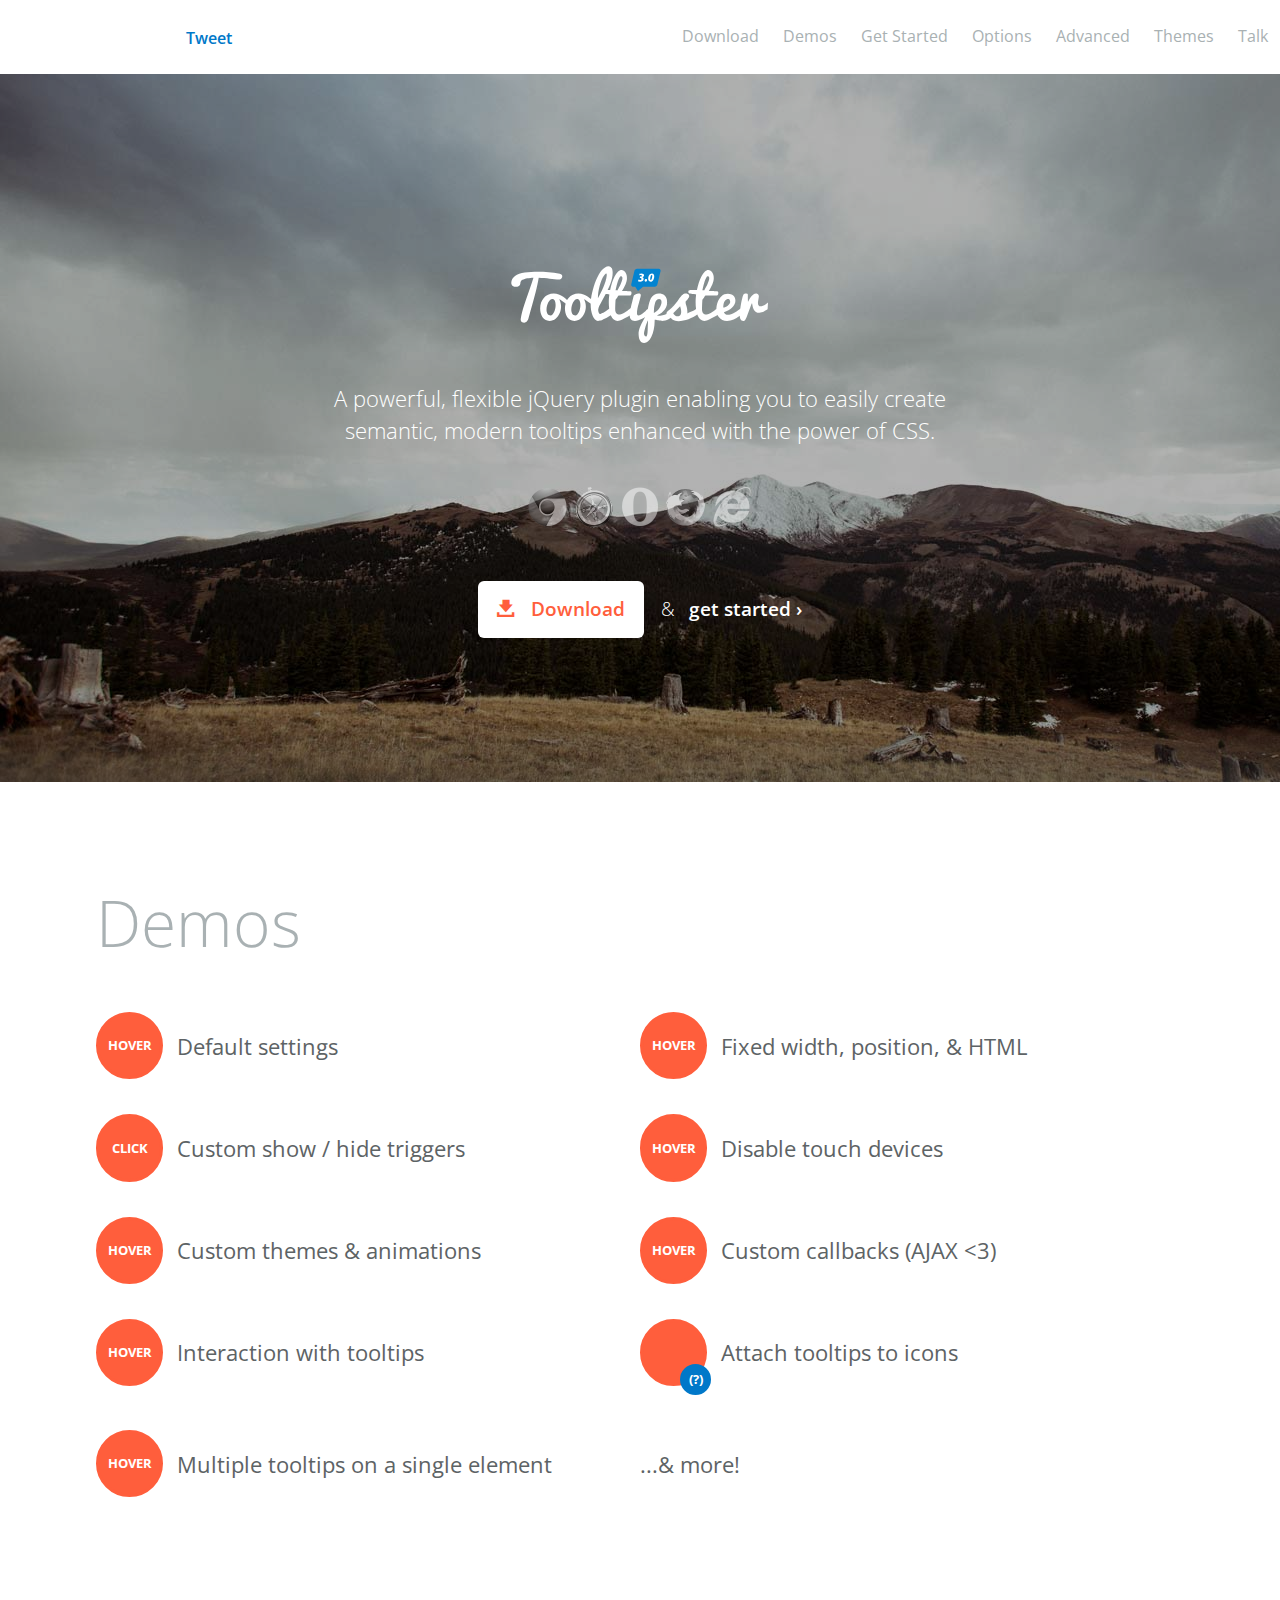
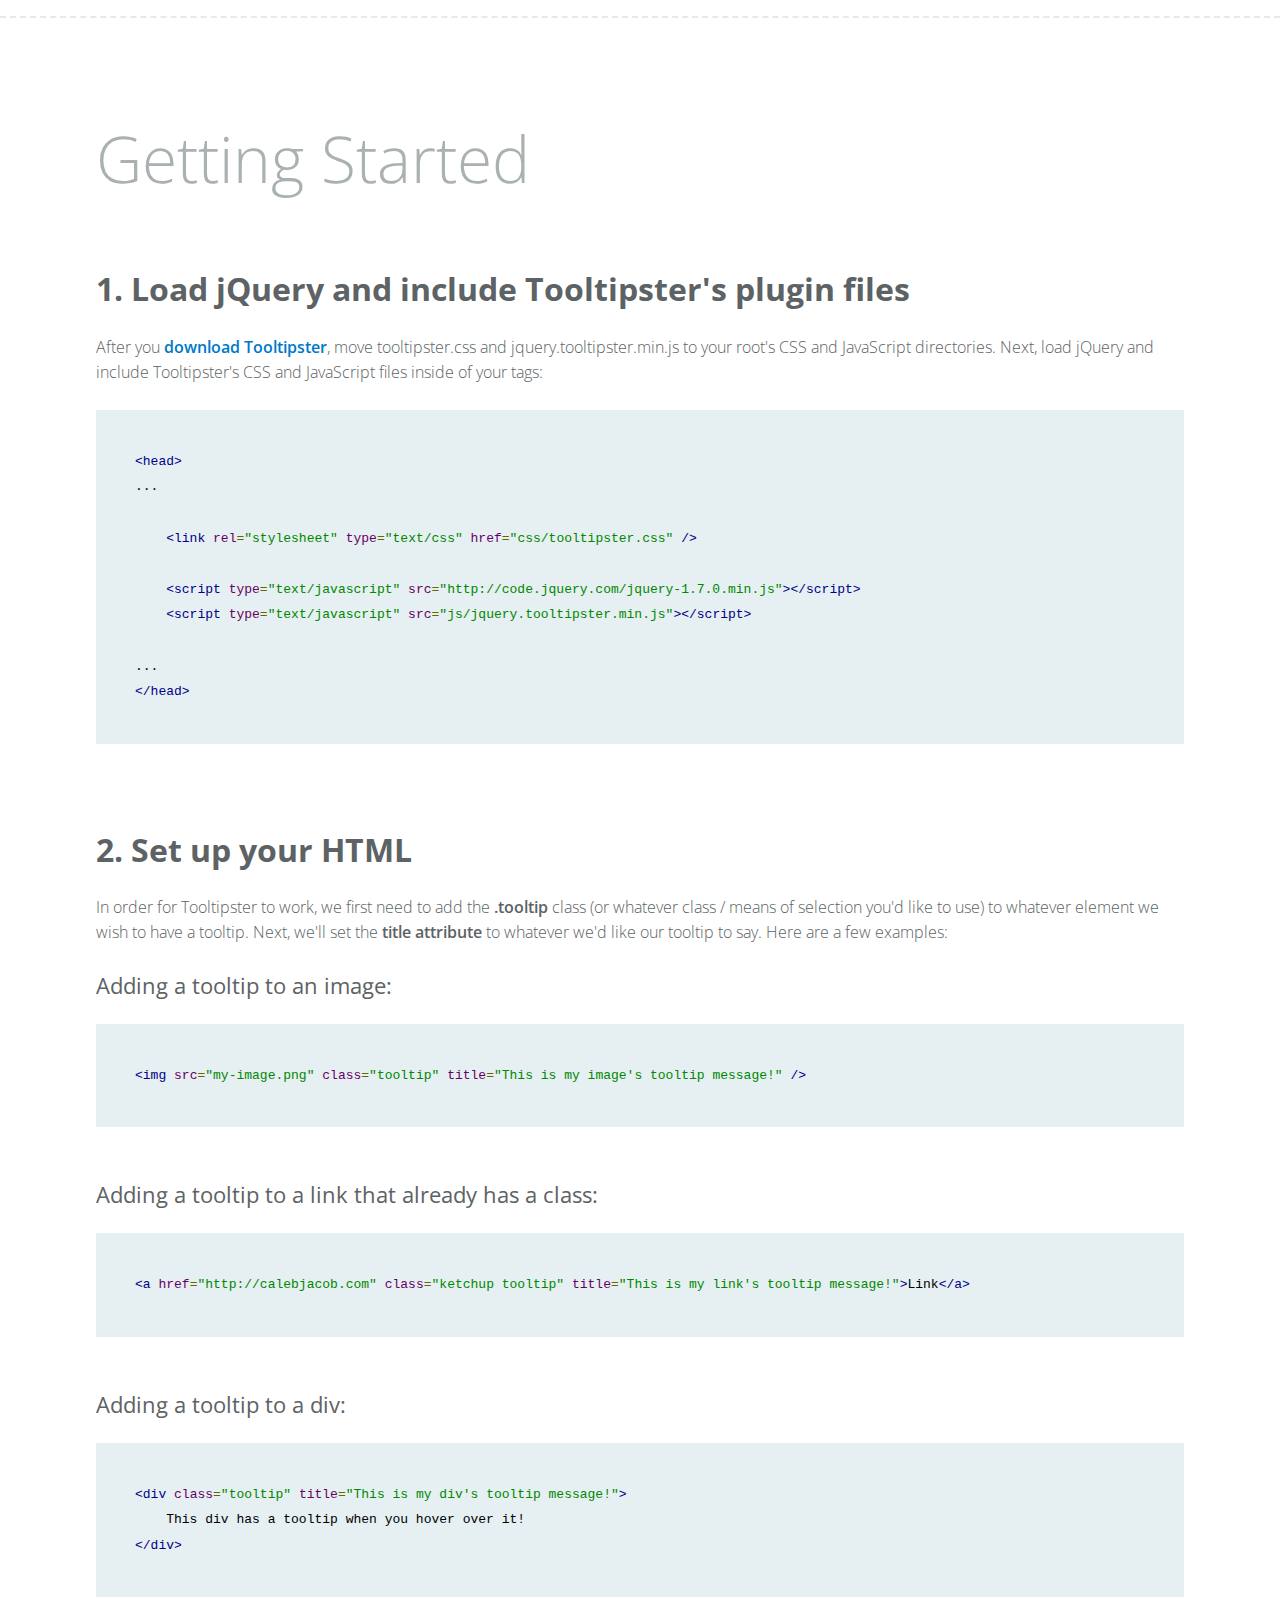
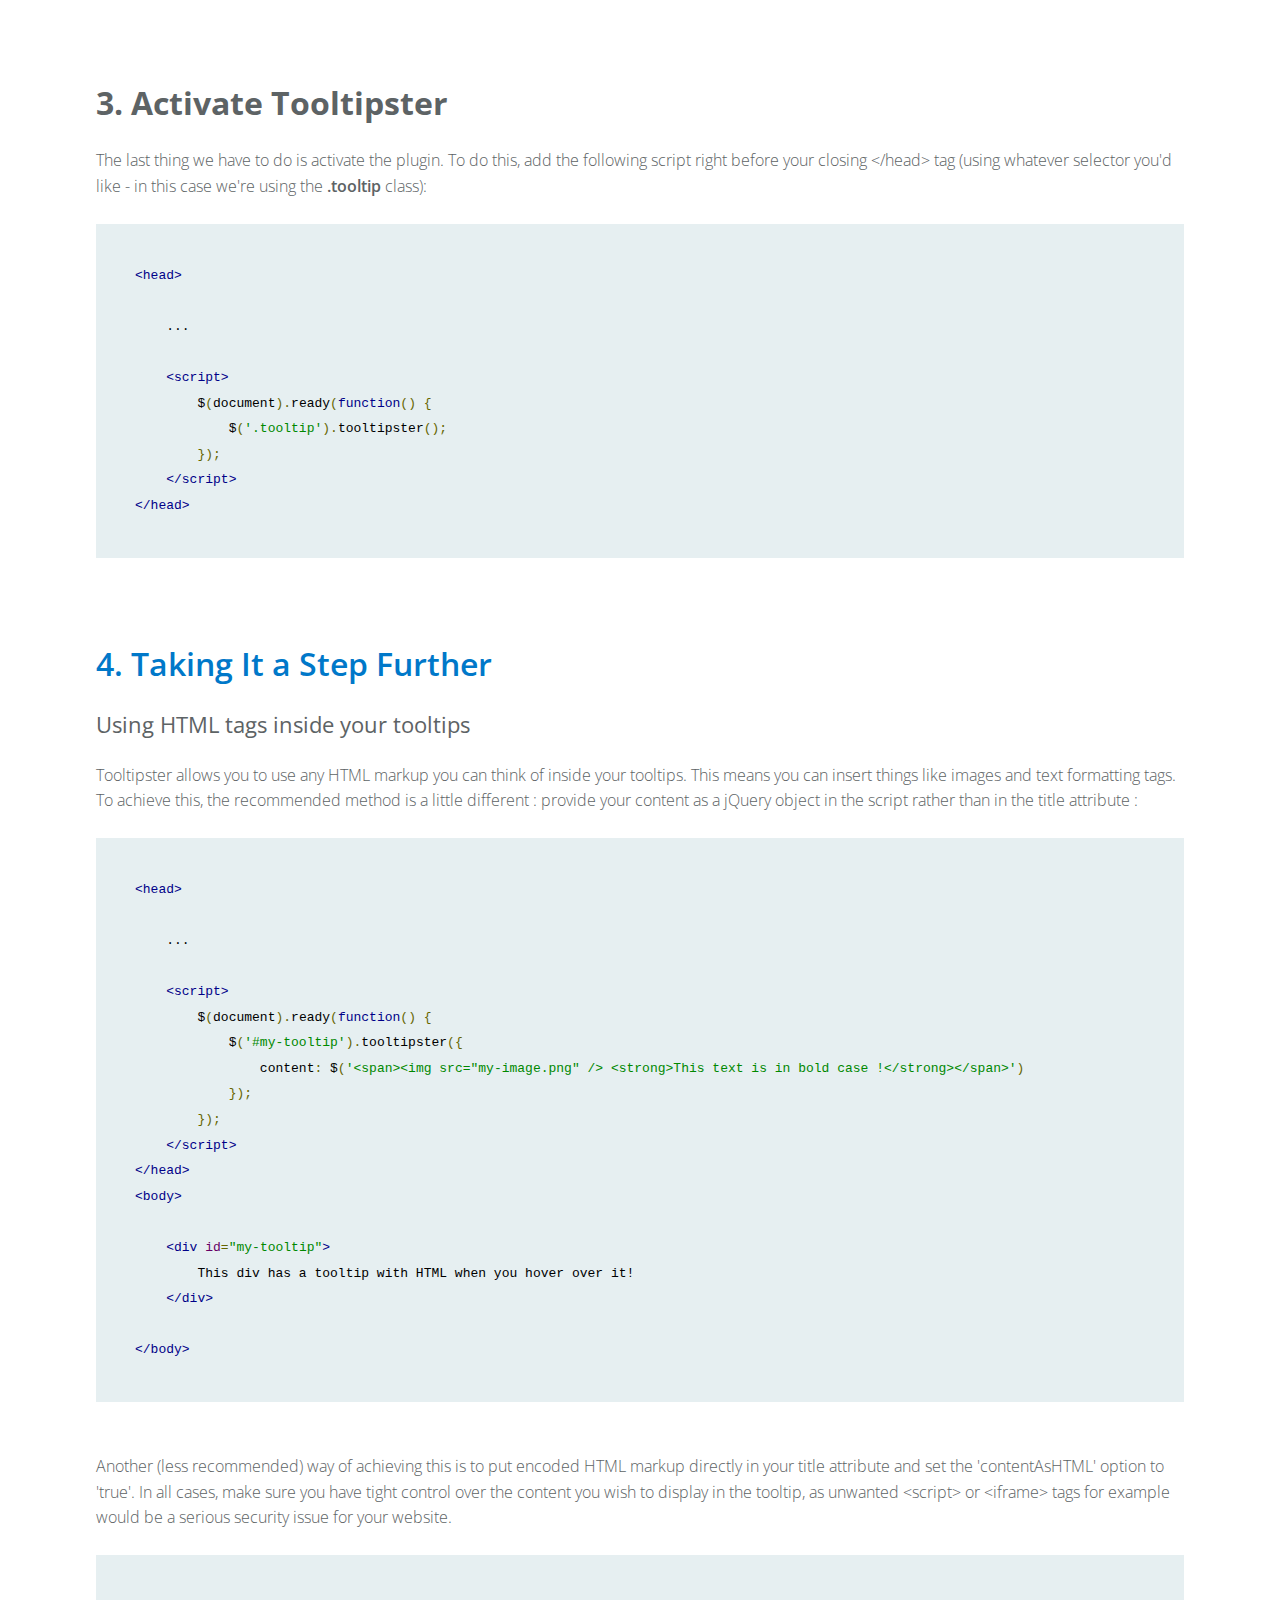
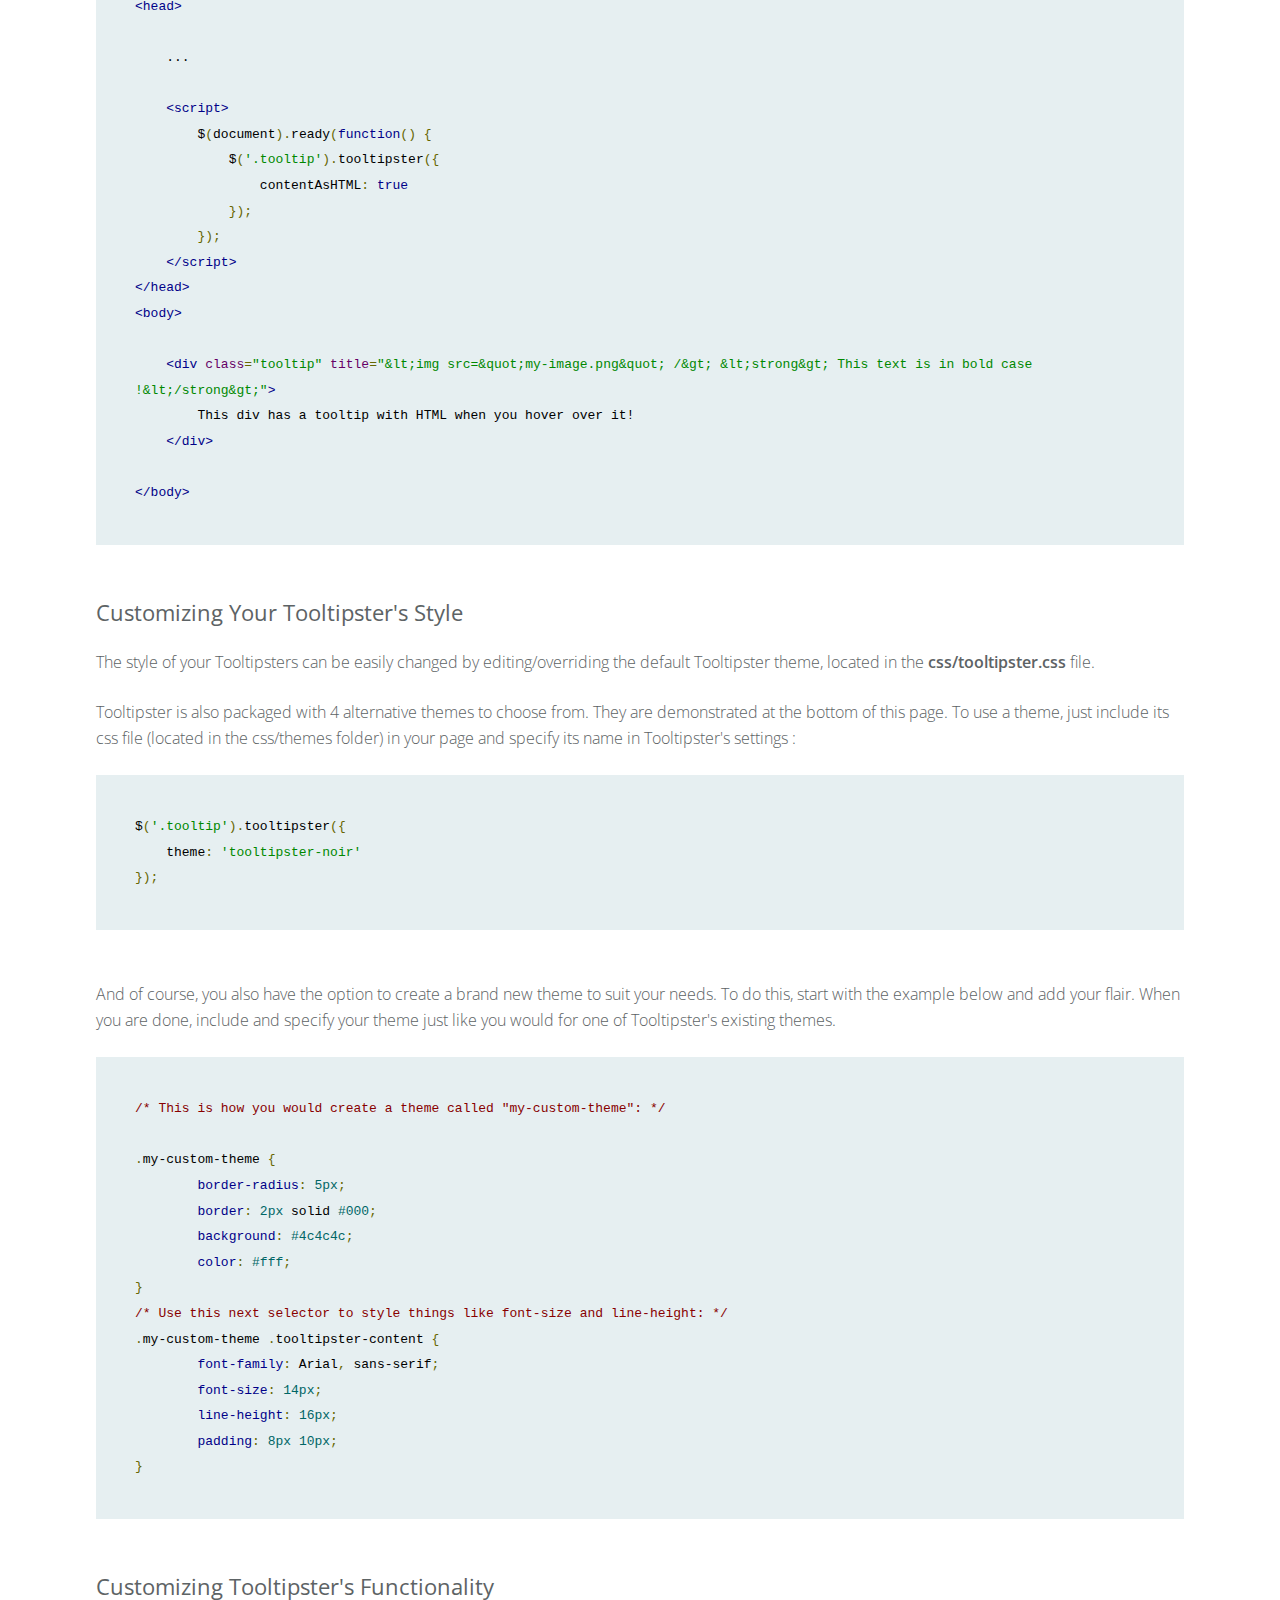
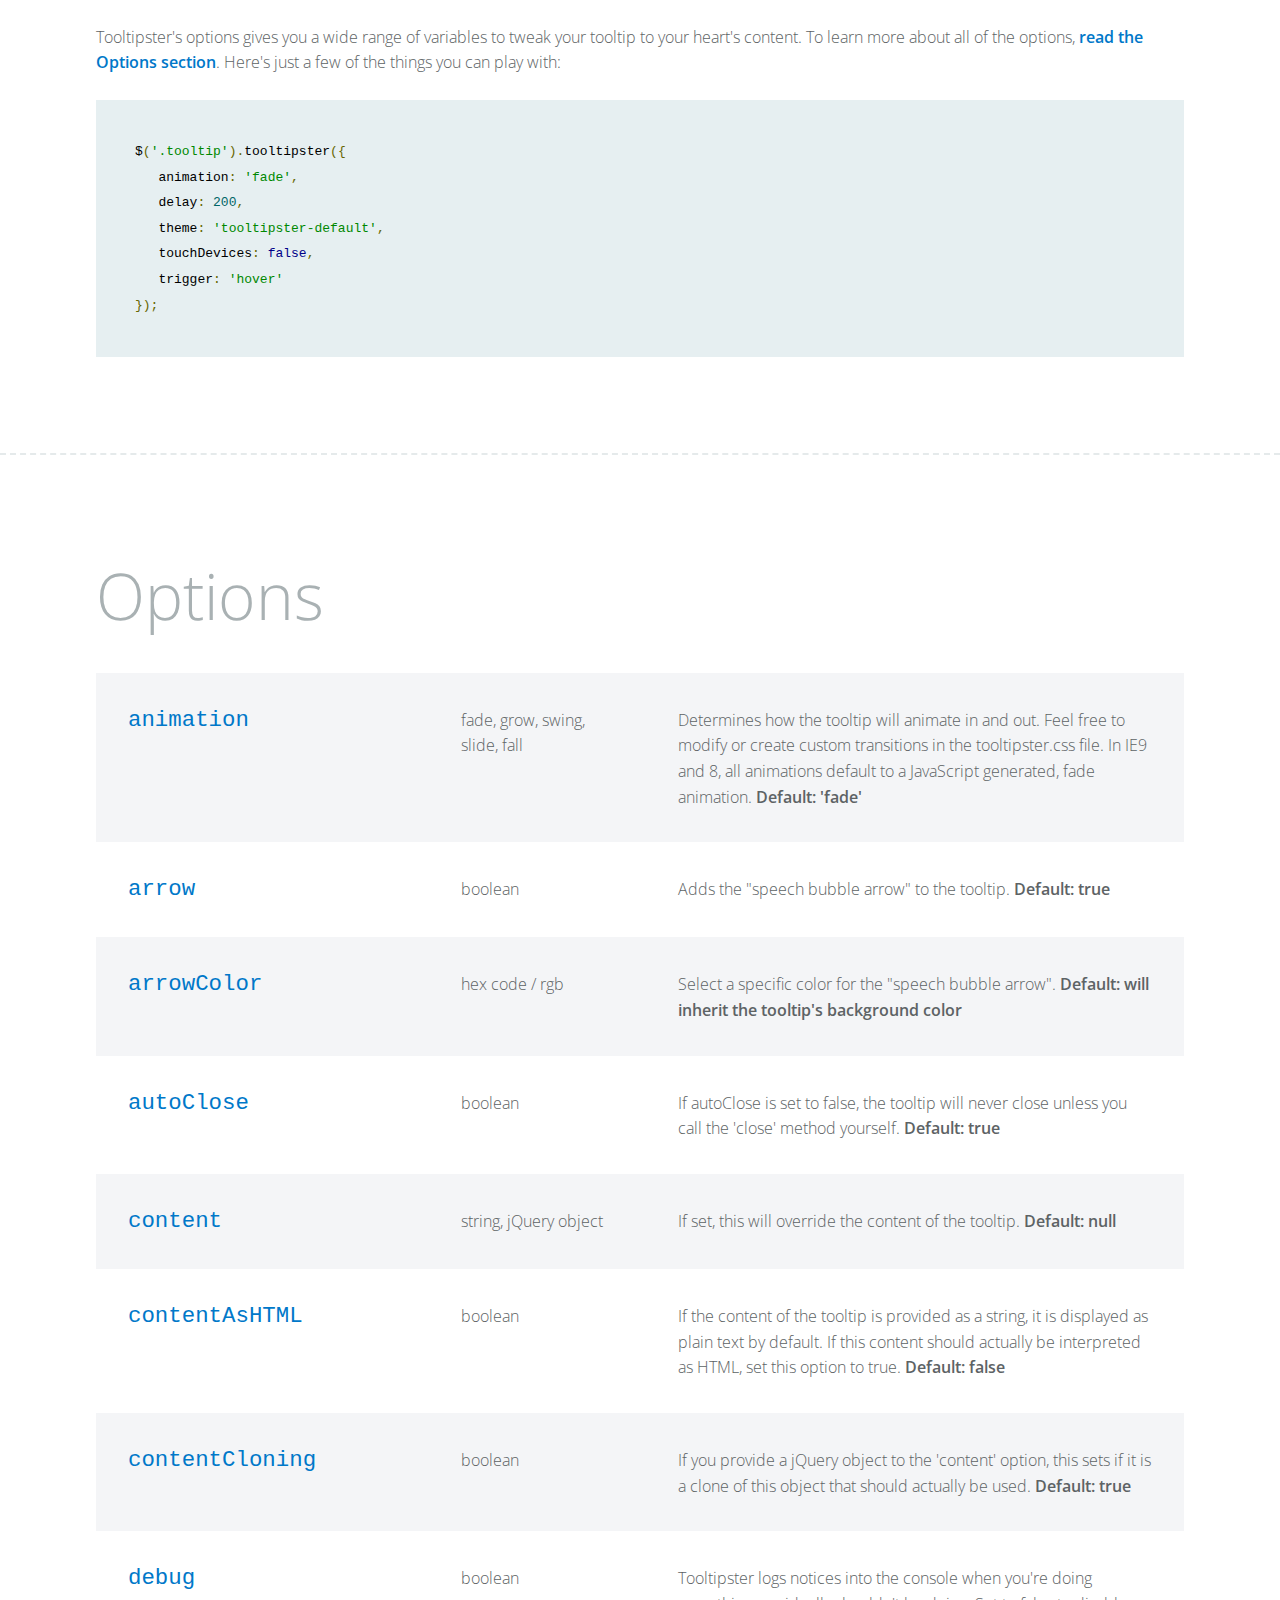
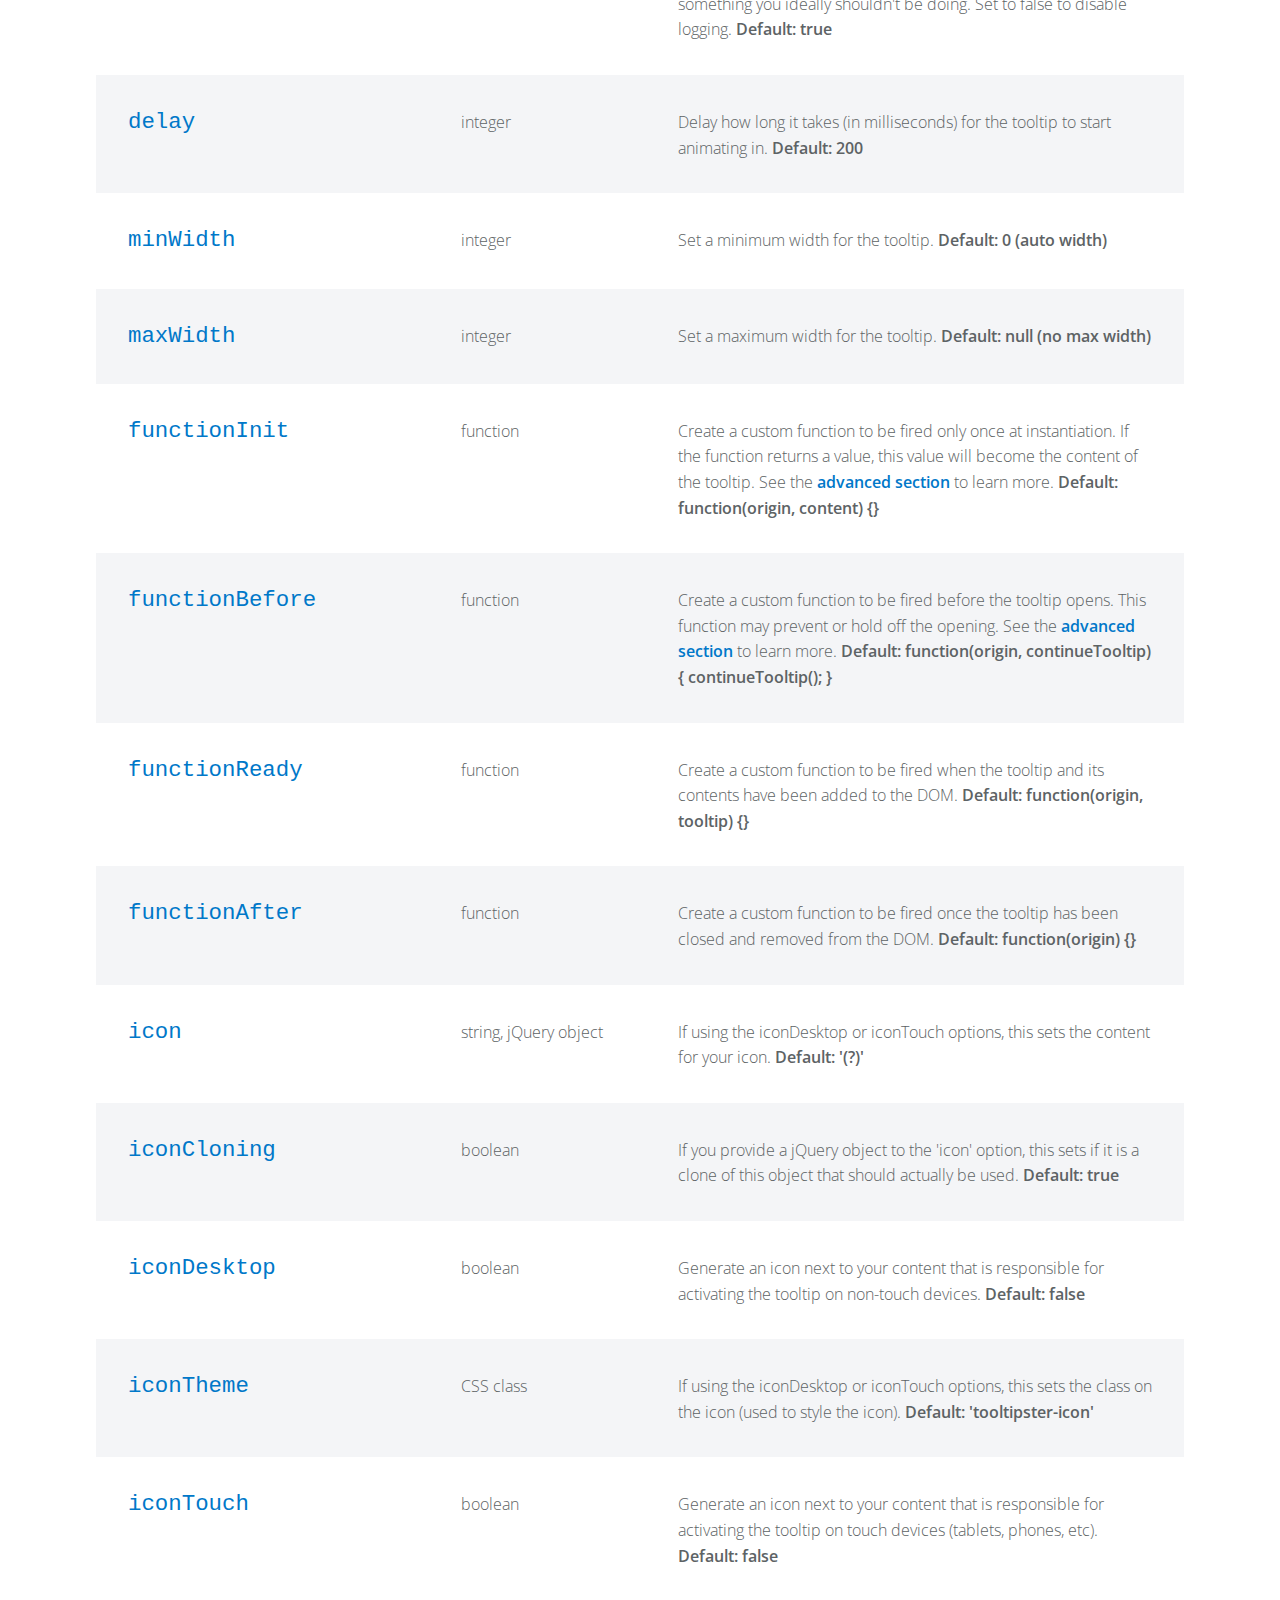
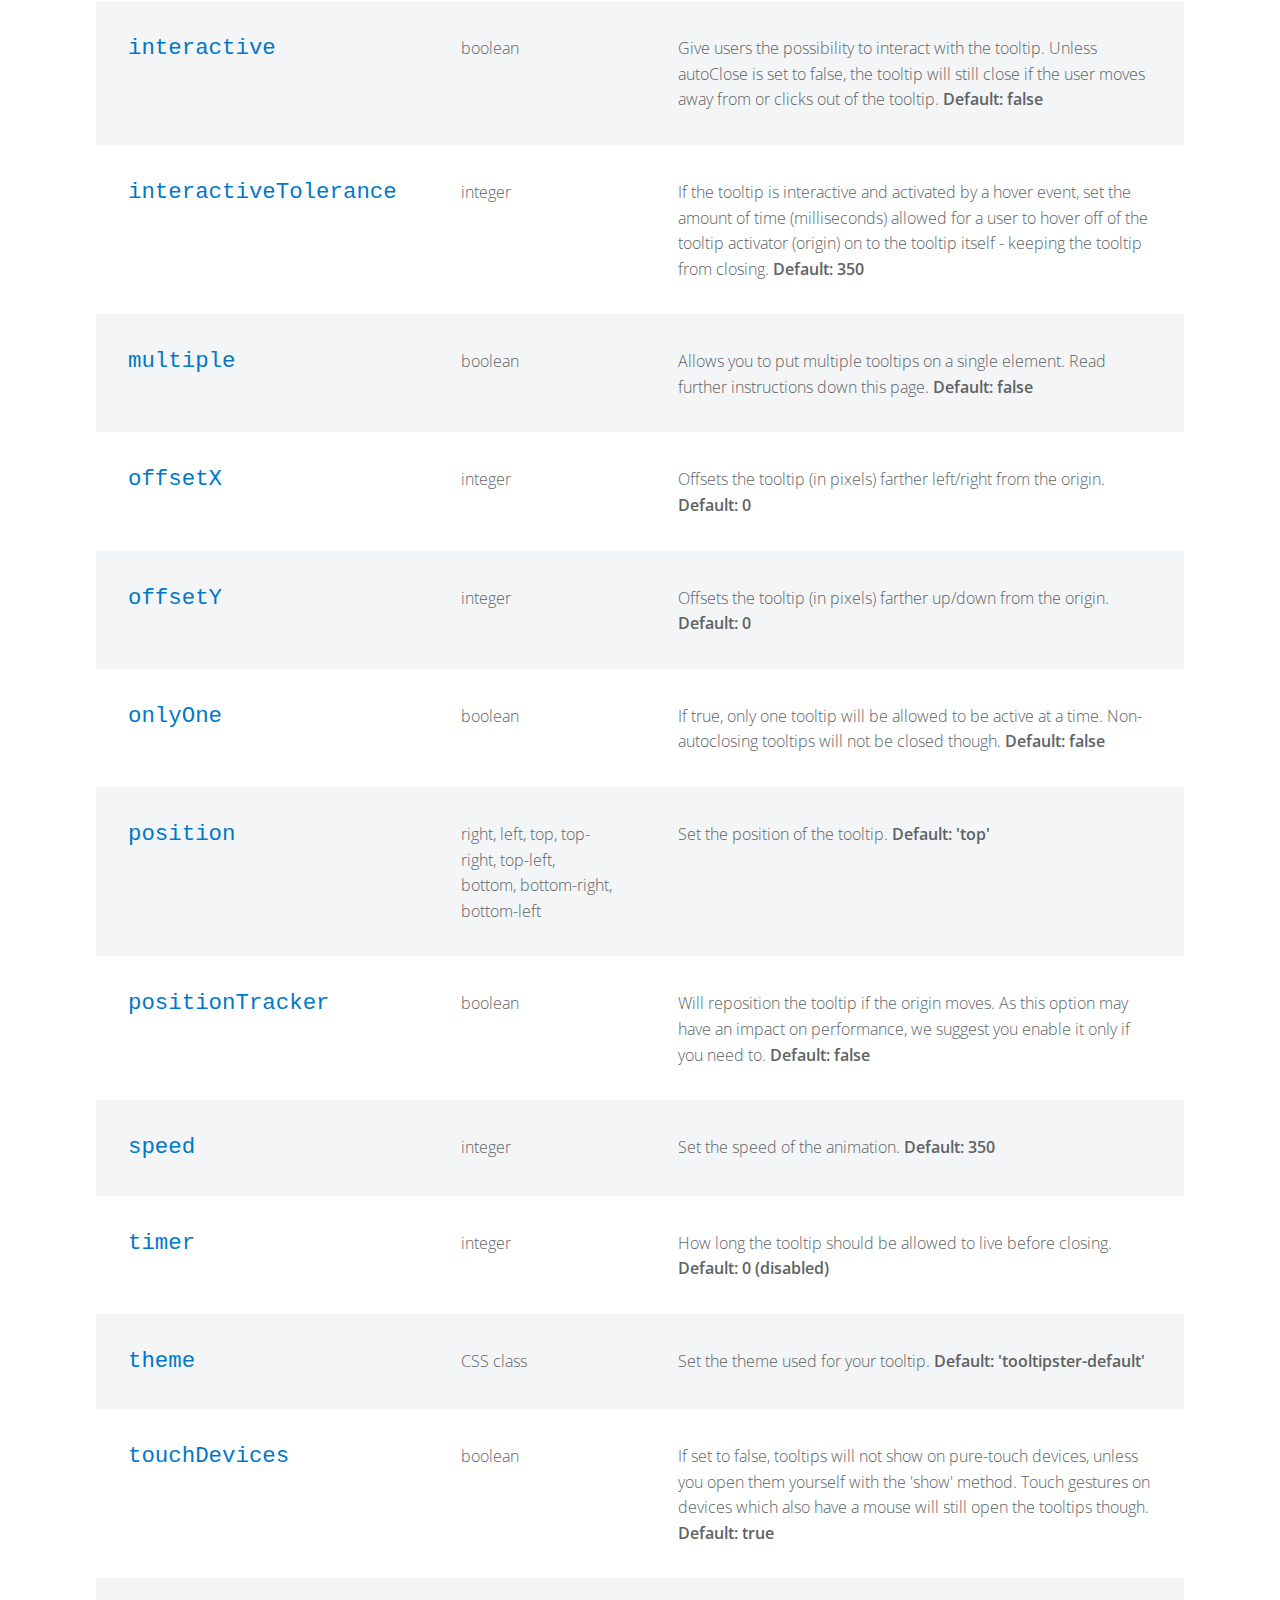
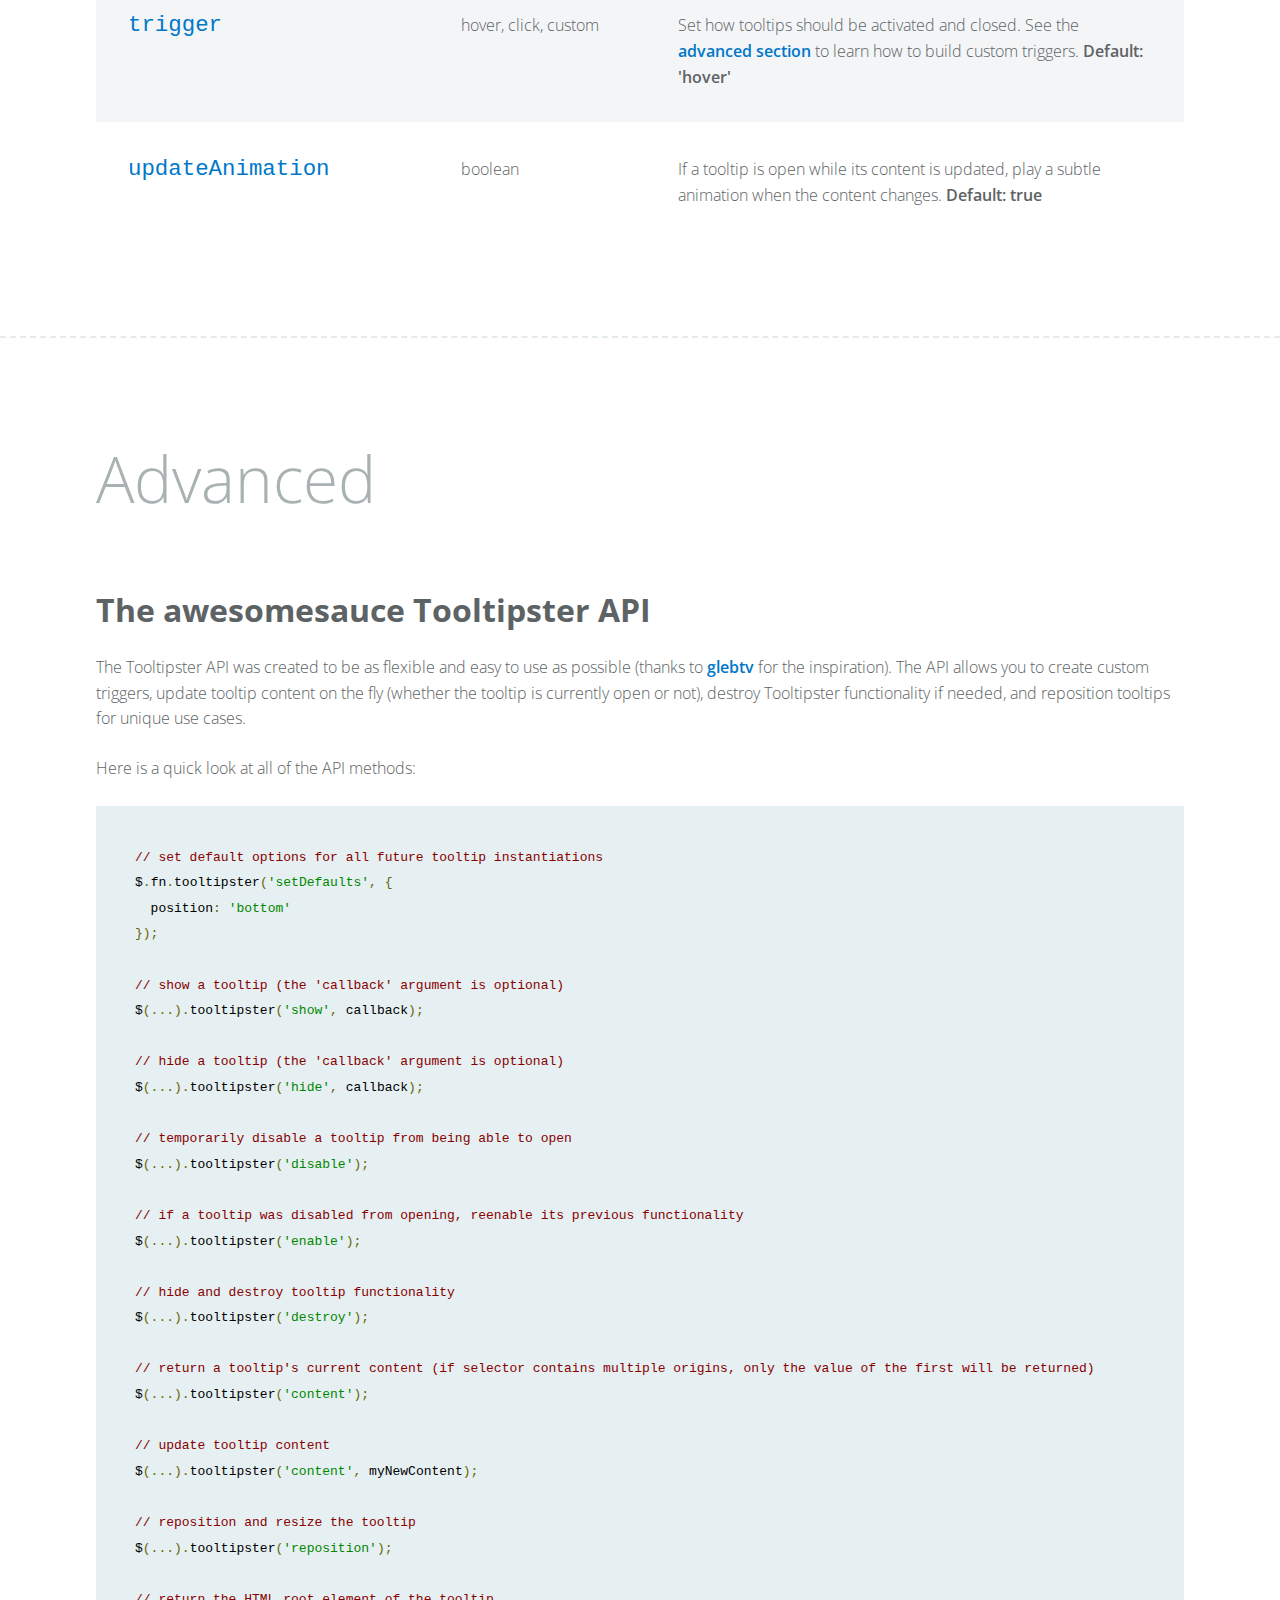
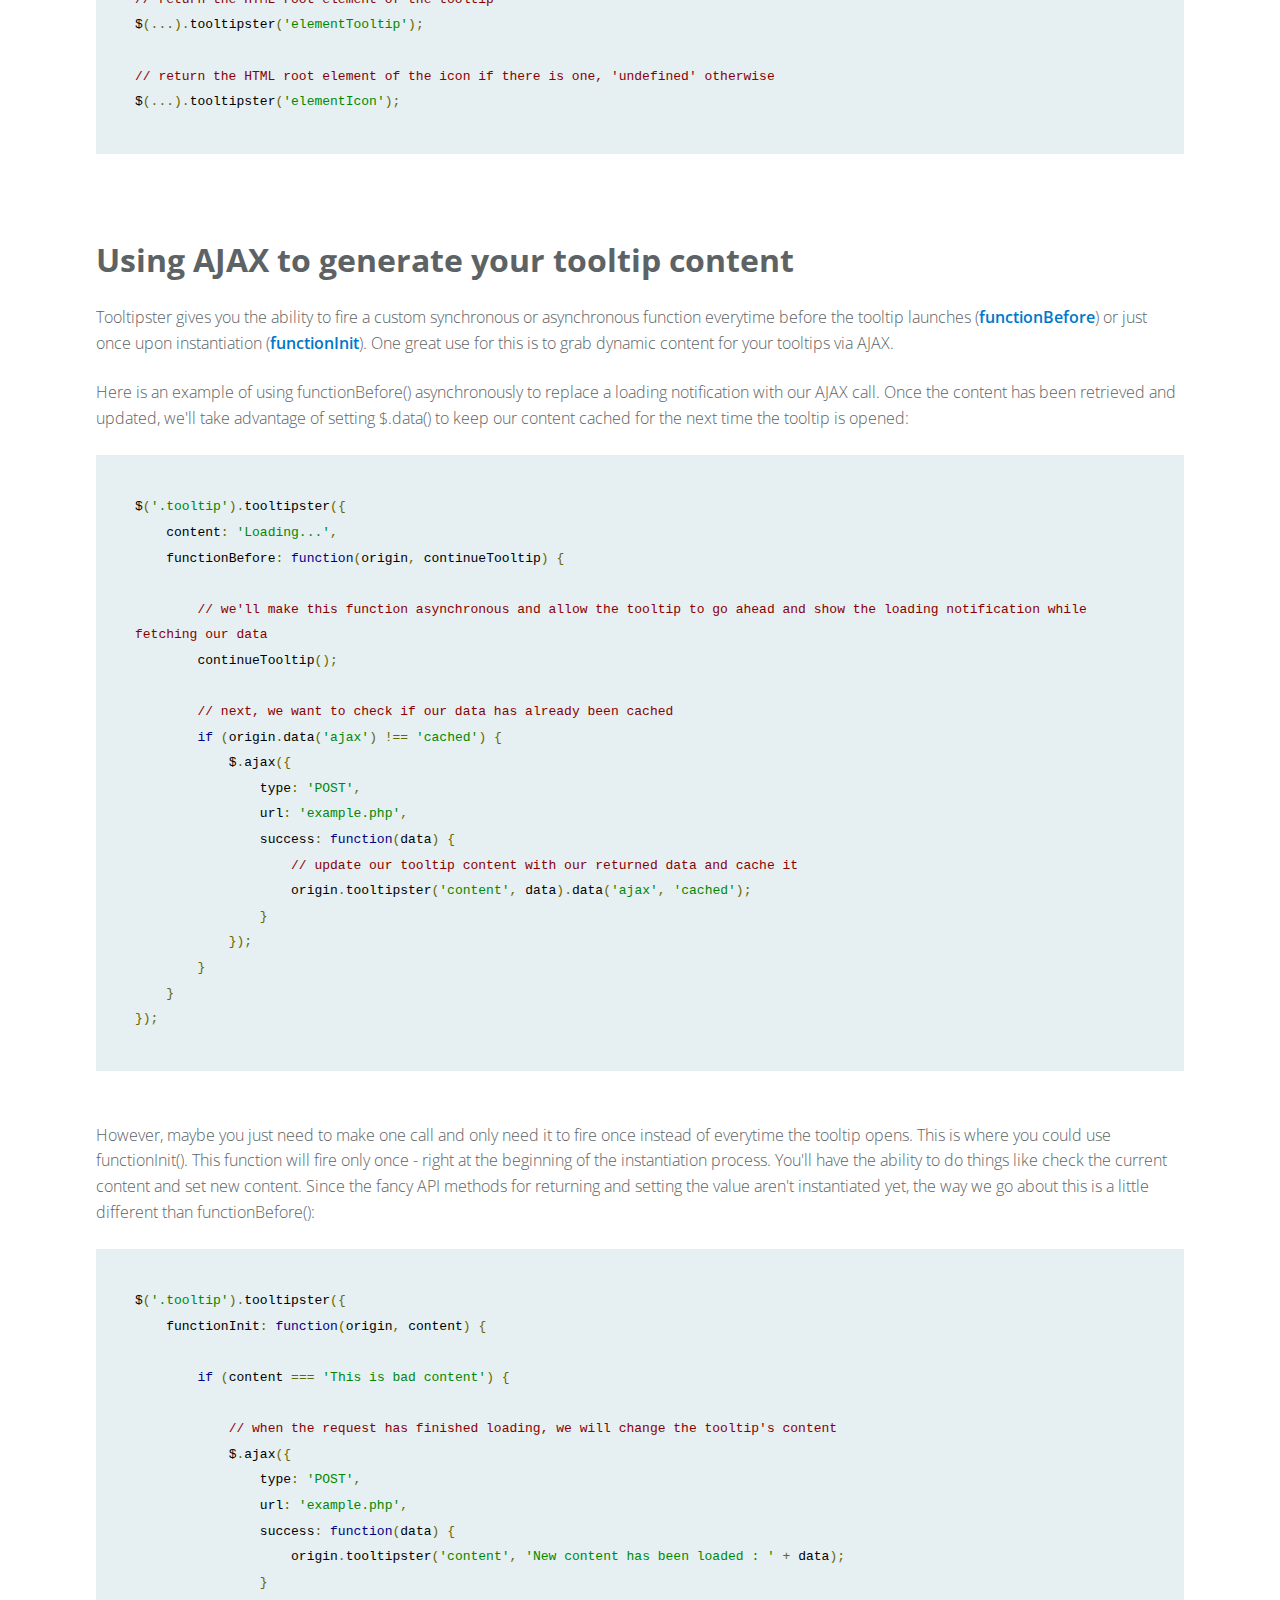
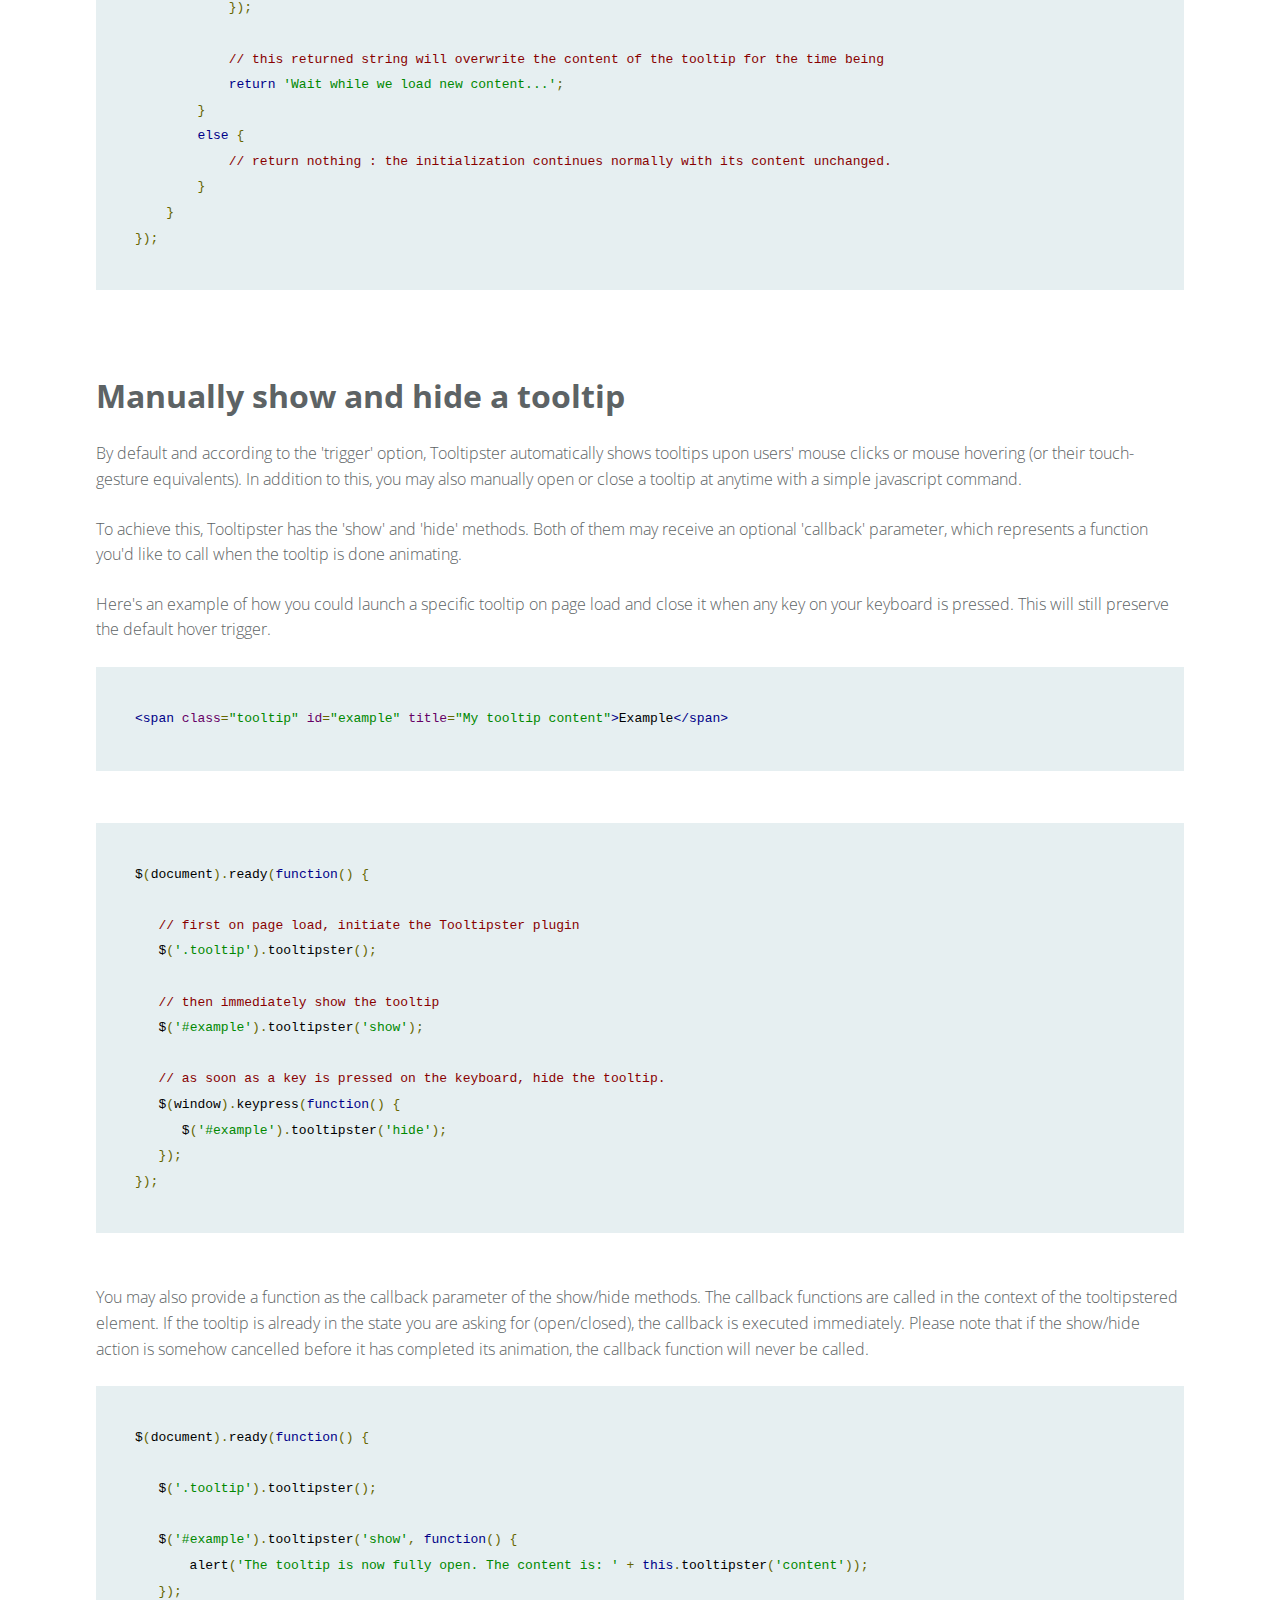
<file: src/main/webapp/tooltipster-master/index.html>
<!DOCTYPE html>
<html lang="en">
<head>
	<title>Tooltipster - The jQuery Tooltip Plugin</title>
	<meta charset="UTF-8" />
	<meta name="viewport" content="width=device-width, initial-scale=1, maximum-scale=1.0, user-scalable=no">
	<meta name="description" content="Tooltipster is a powerful, flexible jQuery plugin enabling you to easily create clean, HTML5 validated tooltips." />
	<meta property="og:title" content="Tooltipster" />
	<meta property="og:type" content="website" />
	<meta property="og:url" content="index.html" />
	<meta property="og:image" content="images/social.jpg" />
	<meta property="og:site_name" content="Tooltipster - The jQuery Tooltip Plugin" />
	<meta property="og:description" content="Tooltipster is a powerful, flexible jQuery plugin enabling you to easily create clean, HTML5 validated tooltips." />
	<html itemscope itemtype="http://schema.org/CreativeWork">
	<meta itemprop="name" content="Tooltipster - The jQuery Tooltip Plugin">
	<meta itemprop="description" content="Tooltipster is a powerful, flexible jQuery plugin enabling you to easily create clean, HTML5 validated tooltips.">
	<meta itemprop="image" content="images/social.jpg">
	<link rel="icon" type="image/png" href="images/favicon.png" />
	<link rel="image_src" href="images/social.jpg" / >
	
	<link rel="stylesheet" type="text/css" href="doc/css/reset.css" />
	<link rel="stylesheet" type="text/css" href="doc/css/prettify.css" />
	<link rel="stylesheet" type="text/css" href="doc/css/style.css" />
	<link rel="stylesheet" type="text/css" href="css/tooltipster.css" />
	<link rel="stylesheet" type="text/css" href="css/themes/tooltipster-light.css" />
	<link rel="stylesheet" type="text/css" href="css/themes/tooltipster-noir.css" />
	<link rel="stylesheet" type="text/css" href="css/themes/tooltipster-punk.css" />
	<link rel="stylesheet" type="text/css" href="css/themes/tooltipster-shadow.css" />
	
	<script type="text/javascript" src="//ajax.googleapis.com/ajax/libs/jquery/1.7.0/jquery.min.js"></script>
	<script type="text/javascript" src="doc/js/jquery.jgfeed.js"></script>
	<script type="text/javascript" src="doc/js/prettify.js"></script>
	<script type="text/javascript" src="doc/js/lang-css.js"></script>
	<script type="text/javascript" src="doc/js/scripts.js"></script>
	<script type="text/javascript" src="js/jquery.tooltipster.js"></script>
	
	<!--[if lt IE 9]>
		<script src="//html5shiv.googlecode.com/svn/trunk/html5.js"></script>
	<![endif]-->
</head>
<body>
	<div id="background">
		<img src="doc/images/large-background.jpg" />
	</div>
	<div id="wrapper">
		<header>
			<div id="social">
				<div id="github">
					<iframe src="http://ghbtns.com/github-btn.html?user=iamceege&repo=tooltipster&type=watch&count=true" allowtransparency="true" frameborder="0" scrolling="0" width="100" height="20"></iframe>
				</div>
				<div id="tweet">
					<a href="https://twitter.com/share" class="twitter-share-button" data-text="Tooltipster - A powerful &amp; degradable jQuery tooltip plugin" data-via="iamceege" data-related="iamceege">Tweet</a>
					<script>!function(d,s,id){var js,fjs=d.getElementsByTagName(s)[0];if(!d.getElementById(id)){js=d.createElement(s);js.id=id;js.src="//platform.twitter.com/widgets.js";fjs.parentNode.insertBefore(js,fjs);}}(document,"script","twitter-wjs");</script>
				</div>
				<div id="gplus">
					<g:plusone href="http://calebjacob.com/tooltipster"></g:plusone>
				</div>
			</div>
			<nav>
				<ul>
					<li><a href="https://github.com/iamceege/tooltipster/archive/master.zip">Download</a></li>
					<li><a href="#demos">Demos</a></li>
					<li><a href="#getting-started">Get Started</a></li>
					<li><a href="#options">Options</a></li>
					<li><a href="#advanced">Advanced</a></li>
					<li><a href="#themes">Themes</a></li>
					<li><a href="#talk">Talk</a></li>
				</ul>
			</nav>
			<select>
				<option selected="selected" disabled="disabled">Menu...</option>
				<option value="demos">Demos</option>
				<option value="getting-started">Get Started</option>
				<option value="options">Options</option>
				<option value="themes">Themes</option>
				<option value="talk">Talk</option>
			</select>
		</header>
		<section id="welcome">
			<img src="doc/images/tooltipster.svg" alt="Tooltipster" id="tooltipster" />
			<h1>A powerful, flexible jQuery plugin enabling you to easily create semantic, modern tooltips enhanced with the power of CSS.</h1>
			<ul id="browser-support">
				<li>
					<img src="doc/images/browser-chrome.png" alt="Chrome" class="tooltip" title="Chrome Support" />
				</li>
				<li>
					<img src="doc/images/browser-safari.png" alt="Safari" class="tooltip" title="Safari Support" />
				</li>
				<li>
					<img src="doc/images/browser-opera.png" alt="Opera" class="tooltip" title="Opera Support" />
				</li>
				<li>
					<img src="doc/images/browser-firefox.png" alt="FireFox" class="tooltip" title="FireFox Support" />
				</li>
				<li>
					<img src="doc/images/browser-ie.png" alt="Internet Explorer" class="tooltip" title="IE10, IE9, &amp; IE8 Support + Graceful Degradation" />
				</li>
			</ul>
			<div id="download">
				<a href="https://github.com/iamceege/tooltipster/archive/master.zip" class="button alt">Download</a> <span style="padding-right: 0.5em;">&amp;</span> <a href="#demos" class="white">get started &rsaquo;</a>
			</div>
		</section>
		
		<section id="demos">
			<h2>Demos</h2>
			<ul>
				<li>
					<span id="demo-default" title="Hi! This is a tooltip.">Hover</span> Default settings
				</li>
				<li>
					<span id="demo-html">Hover</span> Fixed width, position, &amp; HTML
				</li>
				<li>
					<span id="demo-events" title="Press any key on your keyboard or click anywhere in the page to close this">Click</span> Custom show / hide triggers
				</li>
				<li>
					<span id="demo-touch" title="I would have never been born on a touch device :'(">Hover</span> Disable touch devices
				</li>
				<li>
					<span id="demo-theme" title="Build custom themes and CSS powered animations!">Hover</span> Custom themes &amp; animations
				</li>
				<li>
					<span id="demo-callback" title="This will be populated by AJAX.">Hover</span> Custom callbacks (AJAX <3)
				</li>
				<li>
					<span id="demo-interact" title="Try clicking &lt;a href='http://google.com/' target='_blank'&gt;this link&lt;/a&gt;">Hover</span> Interaction with tooltips
				</li>
				<li>
					<span id="demo-icon" title="Use separate icons to launch your tooltips on either desktops or touch devices - or both!"></span> Attach tooltips to icons
				</li>
				<li>
					<span id="demo-multiple">Hover</span> Multiple tooltips on a single element
				</li>
				<li>...&amp; more!</li>
			</ul>
		</section>
		
		<section id="getting-started">
			<h2>Getting Started</h2>
			<h3>1. Load jQuery and include Tooltipster's plugin files</h3>
			<p>After you <a href="https://github.com/iamceege/tooltipster/archive/master.zip">download Tooltipster</a>, move tooltipster.css and jquery.tooltipster.min.js to your root's CSS and JavaScript directories. Next, load jQuery and include Tooltipster's CSS and JavaScript files inside of your  tags:</p>
<pre class="prettyprint">
&lt;head&#62;
...

    &lt;link rel="stylesheet" type="text/css" href="css/tooltipster.css" /&#62;

    &lt;script type="text/javascript" src="http://code.jquery.com/jquery-1.7.0.min.js"&#62;&lt;/script&#62;
    &lt;script type="text/javascript" src="js/jquery.tooltipster.min.js"&#62;&lt;/script&#62;

...
&lt;/head&#62;
</pre>
			<h3>2. Set up your HTML</h3>
			<p>In order for Tooltipster to work, we first need to add the <strong>.tooltip</strong> class (or whatever class / means of selection you'd like to use) to whatever element we wish to have a tooltip. Next, we'll set the <strong>title attribute</strong> to whatever we'd like our tooltip to say. Here are a few examples:</p>
			<h4>Adding a tooltip to an image:</h4>
			<pre class="prettyprint">
&lt;img src="my-image.png" class="tooltip" title="This is my image's tooltip message!" /&#62;</pre>
			<h4>Adding a tooltip to a link that already has a class:</h4>
			<pre class="prettyprint">
&lt;a href="http://calebjacob.com" class="ketchup tooltip" title="This is my link's tooltip message!"&#62;Link&lt;/a&#62;</pre>
			<h4>Adding a tooltip to a div:</h4>
			<pre class="prettyprint">
&lt;div class="tooltip" title="This is my div's tooltip message!"&#62; 
    This div has a tooltip when you hover over it!
&lt;/div&#62;</pre>
			
			<h3>3. Activate Tooltipster</h3>
			<p>The last thing we have to do is activate the plugin. To do this, add the following script right before your closing &lt;/head&#62; tag (using whatever selector you'd like - in this case we're using the <strong>.tooltip</strong> class):</p>
			<pre class="prettyprint">
&lt;head&#62;

    ...

    &lt;script&#62;
        $(document).ready(function() {
            $('.tooltip').tooltipster();
        });
    &lt;/script&#62;
&lt;/head&#62;</pre>
			
			<h3><a name="further">4. Taking It a Step Further</a></h3>
			<h4>Using HTML tags inside your tooltips</h4>
			<p>Tooltipster allows you to use any HTML markup you can think of inside your tooltips. This means you can insert things like images and text formatting tags. To achieve this, the recommended method is a little different : provide your content as a jQuery object in the script rather than in the title attribute :</p>
			<pre class="prettyprint">
&lt;head&#62;

    ...

    &lt;script&#62;
        $(document).ready(function() {
            $('#my-tooltip').tooltipster({
                content: $('&lt;span&gt;&lt;img src="my-image.png" /&gt; &lt;strong&gt;This text is in bold case !&lt;/strong&gt;&lt;/span&gt;')
            });
        });
    &lt;/script&#62;
&lt;/head&#62;
&lt;body&#62;
    
    &lt;div id="my-tooltip"&#62; 
        This div has a tooltip with HTML when you hover over it!
    &lt;/div&#62;
	
&lt;/body&#62;</pre>

			<p>Another (less recommended) way of achieving this is to put encoded HTML markup directly in your title attribute and set the 'contentAsHTML' option to 'true'. In all cases, make sure you have tight control over the content you wish to display in the tooltip, as unwanted &lt;script&gt; or &lt;iframe&gt; tags for example would be a serious security issue for your website.</p>

			<pre class="prettyprint">
&lt;head&#62;

    ...

    &lt;script&#62;
        $(document).ready(function() {
            $('.tooltip').tooltipster({
                contentAsHTML: true
            });
        });
    &lt;/script&#62;
&lt;/head&#62;
&lt;body&#62;
    
    &lt;div class="tooltip" title="&amp;lt;img src=&amp;quot;my-image.png&amp;quot; /&amp;gt; &amp;lt;strong&amp;gt; This text is in bold case !&amp;lt;/strong&amp;gt;"&gt; 
        This div has a tooltip with HTML when you hover over it!
    &lt;/div&#62;
	
&lt;/body&#62;</pre>
			
			<h4>Customizing Your Tooltipster's Style</h4>
			<p>The style of your Tooltipsters can be easily changed by editing/overriding the default Tooltipster theme, located in the <strong>css/tooltipster.css</strong> file.</p>
			<p>Tooltipster is also packaged with 4 alternative themes to choose from. They are demonstrated at the bottom of this page. To use a theme, just include its css file (located in the css/themes folder) in your page and specify its name in Tooltipster's settings :</p>
			<pre class="prettyprint">
$('.tooltip').tooltipster({
    theme: 'tooltipster-noir'
});</pre>
			<p>And of course, you also have the option to create a brand new theme to suit your needs. To do this, start with the example below and add your flair. When you are done, include and specify your theme just like you would for one of Tooltipster's existing themes.</p>
			<pre class="prettyprint lang-css">
/* This is how you would create a theme called "my-custom-theme": */

.my-custom-theme {
	border-radius: 5px; 
	border: 2px solid #000;
	background: #4c4c4c;
	color: #fff;
}
/* Use this next selector to style things like font-size and line-height: */
.my-custom-theme .tooltipster-content {
	font-family: Arial, sans-serif;
	font-size: 14px;
	line-height: 16px;
	padding: 8px 10px;
}</pre>
			
			<h4>Customizing Tooltipster's Functionality</h4>
			<p>Tooltipster's options gives you a wide range of variables to tweak your tooltip to your heart's content. To learn more about all of the options, <a href="#options">read the Options section</a>. Here's just a few of the things you can play with:</p>
			<pre class="prettyprint">
$('.tooltip').tooltipster({
   animation: 'fade',
   delay: 200,
   theme: 'tooltipster-default',
   touchDevices: false,
   trigger: 'hover'
});</pre>
		</section>
		
		<section id="options">
			<h2>Options</h2>
			<table border="0" cellpadding="0" cellspacing="0">
				<tr>
					<td><h4>animation</h4></td>
					<td>fade, grow, swing, slide, fall</td>
					<td>Determines how the tooltip will animate in and out. Feel free to modify or create custom transitions in the tooltipster.css file. In IE9 and 8, all animations default to a JavaScript generated, fade animation. <strong>Default: 'fade'</strong></td>
				</tr>
				<tr>
					<td><h4>arrow</h4></td>
					<td>boolean</td>
					<td>Adds the "speech bubble arrow" to the tooltip. <strong>Default: true</strong></td>
				</tr>
				<tr>
					<td><h4>arrowColor</h4></td>
					<td>hex code / rgb</td>
					<td>Select a specific color for the "speech bubble arrow". <strong>Default: will inherit the tooltip's background color</strong></td>
				</tr>
				<tr>
					<td><h4>autoClose</h4></td>
					<td>boolean</td>
					<td>If autoClose is set to false, the tooltip will never close unless you call the 'close' method yourself. <strong>Default: true</strong></td>
				</tr>
				<tr>
					<td><h4>content</h4></td>
					<td>string, jQuery object</td>
					<td>If set, this will override the content of the tooltip. <strong>Default: null</strong></td>
				</tr>
				<tr>
					<td><h4>contentAsHTML</h4></td>
					<td>boolean</td>
					<td>If the content of the tooltip is provided as a string, it is displayed as plain text by default. If this content should actually be interpreted as HTML, set this option to true. <strong>Default: false</strong></td>
				</tr>
				<tr>
					<td><h4>contentCloning</h4></td>
					<td>boolean</td>
					<td>If you provide a jQuery object to the 'content' option, this sets if it is a clone of this object that should actually be used. <strong>Default: true</strong></td>
				</tr>
				<tr>
					<td><h4>debug</h4></td>
					<td>boolean</td>
					<td>Tooltipster logs notices into the console when you're doing something you ideally shouldn't be doing. Set to false to disable logging. <strong>Default: true</strong></td>
				</tr>
				<tr>
					<td><h4>delay</h4></td>
					<td>integer</td>
					<td>Delay how long it takes (in milliseconds) for the tooltip to start animating in. <strong>Default: 200</strong></td>
				</tr>
				<tr>
					<td><h4>minWidth</h4></td>
					<td>integer</td>
					<td>Set a minimum width for the tooltip. <strong>Default: 0 (auto width)</strong></td>
				</tr>
				<tr>
					<td><h4>maxWidth</h4></td>
					<td>integer</td>
					<td>Set a maximum width for the tooltip. <strong>Default: null (no max width)</strong></td>
				</tr>
				<tr>
					<td><h4>functionInit</h4></td>
					<td>function</td>
					<td>Create a custom function to be fired only once at instantiation. If the function returns a value, this value will become the content of the tooltip. See the <a href="#advanced">advanced section</a> to learn more. <strong>Default: function(origin, content) {}</strong></td>
				</tr>
				<tr>
					<td><h4>functionBefore</h4></td>
					<td>function</td>
					<td>Create a custom function to be fired before the tooltip opens. This function may prevent or hold off the opening. See the <a href="#advanced">advanced section</a> to learn more. <strong>Default: function(origin, continueTooltip) { continueTooltip(); }</strong></td>
				</tr>
				<tr>
					<td><h4>functionReady</h4></td>
					<td>function</td>
					<td>Create a custom function to be fired when the tooltip and its contents have been added to the DOM. <strong>Default: function(origin, tooltip) {}</strong></td>
				</tr>
				<tr>
					<td><h4>functionAfter</h4></td>
					<td>function</td>
					<td>Create a custom function to be fired once the tooltip has been closed and removed from the DOM. <strong>Default: function(origin) {}</strong></td>
				</tr>
				<tr>
					<td><h4>icon</h4></td>
					<td>string, jQuery object</td>
					<td>If using the iconDesktop or iconTouch options, this sets the content for your icon. <strong>Default: '(?)'</strong></td>
				</tr>
				<tr>
					<td><h4>iconCloning</h4></td>
					<td>boolean</td>
					<td>If you provide a jQuery object to the 'icon' option, this sets if it is a clone of this object that should actually be used. <strong>Default: true</strong></td>
				</tr>
				<tr>
					<td><h4>iconDesktop</h4></td>
					<td>boolean</td>
					<td>Generate an icon next to your content that is responsible for activating the tooltip on non-touch devices. <strong>Default: false</strong></td>
				</tr>
				<tr>
					<td><h4>iconTheme</h4></td>
					<td>CSS class</td>
					<td>If using the iconDesktop or iconTouch options, this sets the class on the icon (used to style the icon). <strong>Default: 'tooltipster-icon'</strong></td>
				</tr>
				<tr>
					<td><h4>iconTouch</h4></td>
					<td>boolean</td>
					<td>Generate an icon next to your content that is responsible for activating the tooltip on touch devices (tablets, phones, etc). <strong>Default: false</strong></td>
				</tr>
				<tr>
					<td><h4>interactive</h4></td>
					<td>boolean</td>
					<td>Give users the possibility to interact with the tooltip. Unless autoClose is set to false, the tooltip will still close if the user moves away from or clicks out of the tooltip. <strong>Default: false</strong></td>
				</tr>
				<tr>
					<td><h4>interactiveTolerance</h4></td>
					<td>integer</td>
					<td>If the tooltip is interactive and activated by a hover event, set the amount of time (milliseconds) allowed for a user to hover off of the tooltip activator (origin) on to the tooltip itself - keeping the tooltip from closing. <strong>Default: 350</strong></td>
				</tr>
				<tr>
					<td><h4>multiple</h4></td>
					<td>boolean</td>
					<td>Allows you to put multiple tooltips on a single element. Read further instructions down this page. <strong>Default: false</strong></td>
				</tr>
				<tr>
					<td><h4>offsetX</h4></td>
					<td>integer</td>
					<td>Offsets the tooltip (in pixels) farther left/right from the origin. <strong>Default: 0</strong></td>
				</tr>
				<tr>
					<td><h4>offsetY</h4></td>
					<td>integer</td>
					<td>Offsets the tooltip (in pixels) farther up/down from the origin. <strong>Default: 0</strong></td>
				</tr>
				<tr>
					<td><h4>onlyOne</h4></td>
					<td>boolean</td>
					<td>If true, only one tooltip will be allowed to be active at a time. Non-autoclosing tooltips will not be closed though. <strong>Default: false</strong></td>
				</tr>
				<tr>
					<td><h4>position</h4></td>
					<td>right, left, top, top-right, top-left, bottom, bottom-right, bottom-left</td>
					<td>Set the position of the tooltip. <strong>Default: 'top'</strong></td>
				</tr>
				<tr>
					<td><h4>positionTracker</h4></td>
					<td>boolean</td>
					<td>Will reposition the tooltip if the origin moves. As this option may have an impact on performance, we suggest you enable it only if you need to. <strong>Default: false</strong></td>
				</tr>
				<tr>
					<td><h4>speed</h4></td>
					<td>integer</td>
					<td>Set the speed of the animation. <strong>Default: 350</strong></td>
				</tr>
				<tr>
					<td><h4>timer</h4></td>
					<td>integer</td>
					<td>How long the tooltip should be allowed to live before closing. <strong>Default: 0 (disabled)</strong></td>
				</tr>
				<tr>
					<td><h4>theme</h4></td>
					<td>CSS class</td>
					<td>Set the theme used for your tooltip. <strong>Default: 'tooltipster-default'</strong></td>
				</tr>
				<tr>
					<td><h4>touchDevices</h4></td>
					<td>boolean</td>
					<td>If set to false, tooltips will not show on pure-touch devices, unless you open them yourself with the 'show' method. Touch gestures on devices which also have a mouse will still open the tooltips though. <strong>Default: true</strong></td>
				</tr>
				<tr>
					<td><h4>trigger</h4></td>
					<td>hover, click, custom</td>
					<td>Set how tooltips should be activated and closed. See the <a href="#advanced">advanced section</a> to learn how to build custom triggers. <strong>Default: 'hover'</strong></td>
				</tr>
				<tr>
					<td><h4>updateAnimation</h4></td>
					<td>boolean</td>
					<td>If a tooltip is open while its content is updated, play a subtle animation when the content changes. <strong>Default: true</strong></td>
				</tr>
			</table>
		</section>
		
		<section id="advanced">
			<h2>Advanced</h2>
			
			<a name="api"></a>
			<h3>The awesomesauce Tooltipster API</h3>
			<p>The Tooltipster API was created to be as flexible and easy to use as possible (thanks to <a href="https://github.com/glebtv">glebtv</a> for the inspiration). The API allows you to create custom triggers, update tooltip content on the fly (whether the tooltip is currently open or not), destroy Tooltipster functionality if needed, and reposition tooltips for unique use cases.</p>
			<p>Here is a quick look at all of the API methods:</p>
			<pre class="prettyprint">
// set default options for all future tooltip instantiations
$.fn.tooltipster('setDefaults', {
  position: 'bottom'
});

// show a tooltip (the 'callback' argument is optional)
$(...).tooltipster('show', callback);

// hide a tooltip (the 'callback' argument is optional)
$(...).tooltipster('hide', callback);

// temporarily disable a tooltip from being able to open
$(...).tooltipster('disable');

// if a tooltip was disabled from opening, reenable its previous functionality
$(...).tooltipster('enable');

// hide and destroy tooltip functionality
$(...).tooltipster('destroy');

// return a tooltip's current content (if selector contains multiple origins, only the value of the first will be returned)
$(...).tooltipster('content');

// update tooltip content
$(...).tooltipster('content', myNewContent);

// reposition and resize the tooltip
$(...).tooltipster('reposition');

// return the HTML root element of the tooltip
$(...).tooltipster('elementTooltip');

// return the HTML root element of the icon if there is one, 'undefined' otherwise
$(...).tooltipster('elementIcon');</pre>
			
			<a name="ajax"></a>
			<h3>Using AJAX to generate your tooltip content</h3>
			<p>Tooltipster gives you the ability to fire a custom synchronous or asynchronous function everytime before the tooltip launches (<a href="#functionBeforeExample">functionBefore</a>) or just once upon instantiation (<a href="#functionInitExample">functionInit</a>). One great use for this is to grab dynamic content for your tooltips via AJAX.</p>
			<p id="functionBeforeExample">Here is an example of using functionBefore() asynchronously to replace a loading notification with our AJAX call. Once the content has been retrieved and updated, we'll take advantage of setting $.data() to keep our content cached for the next time the tooltip is opened:</p>
			<pre class="prettyprint">
$('.tooltip').tooltipster({
    content: 'Loading...',
    functionBefore: function(origin, continueTooltip) {

        // we'll make this function asynchronous and allow the tooltip to go ahead and show the loading notification while fetching our data
        continueTooltip();
        
        // next, we want to check if our data has already been cached
        if (origin.data('ajax') !== 'cached') {
            $.ajax({
                type: 'POST',
                url: 'example.php',
                success: function(data) {
                    // update our tooltip content with our returned data and cache it
                    origin.tooltipster('content', data).data('ajax', 'cached');
                }
            });
        }
    }
});</pre>
			<p id="functionInitExample">However, maybe you just need to make one call and only need it to fire once instead of everytime the tooltip opens. This is where you could use functionInit(). This function will fire only once - right at the beginning of the instantiation process. You'll have the ability to do things like check the current content and set new content. Since the fancy API methods for returning and setting the value aren't instantiated yet, the way we go about this is a little different than functionBefore():
			<pre class="prettyprint">
$('.tooltip').tooltipster({
    functionInit: function(origin, content) {
		
        if (content === 'This is bad content') {
            
            // when the request has finished loading, we will change the tooltip's content
            $.ajax({
                type: 'POST',
                url: 'example.php',
                success: function(data) {
                    origin.tooltipster('content', 'New content has been loaded : ' + data);
                }
            });
			
            // this returned string will overwrite the content of the tooltip for the time being
            return 'Wait while we load new content...';
        }
        else {
            // return nothing : the initialization continues normally with its content unchanged.
        }
    }
});</pre>
			
			<a name="apishow"></a>
			<h3>Manually show and hide a tooltip</h3>
			<p>By default and according to the 'trigger' option, Tooltipster automatically shows tooltips upon users' mouse clicks or mouse hovering (or their touch-gesture equivalents). In addition to this, you may also manually open or close a tooltip at anytime with a simple javascript command.</p>
			<p>To achieve this, Tooltipster has the 'show' and 'hide' methods. Both of them may receive an optional 'callback' parameter, which represents a function you'd like to call when the tooltip is done animating.</p>
			<p>Here's an example of how you could launch a specific tooltip on page load and close it when any key on your keyboard is pressed. This will still preserve the default hover trigger.</p>
			<pre class="prettyprint">
&lt;span class="tooltip" id="example" title="My tooltip content"&#62;Example&lt;/span&#62;
</pre>
			<pre class="prettyprint">
$(document).ready(function() {
   
   // first on page load, initiate the Tooltipster plugin
   $('.tooltip').tooltipster();
   
   // then immediately show the tooltip
   $('#example').tooltipster('show');
   
   // as soon as a key is pressed on the keyboard, hide the tooltip.
   $(window).keypress(function() {
      $('#example').tooltipster('hide');
   });
});
</pre>
			<p>You may also provide a function as the callback parameter of the show/hide methods. The callback functions are called in the context of the tooltipstered element. If the tooltip is already in the state you are asking for (open/closed), the callback is executed immediately. Please note that if the show/hide action is somehow cancelled before it has completed its animation, the callback function will never be called.</p>
			<pre class="prettyprint">
$(document).ready(function() {
   
   $('.tooltip').tooltipster();
   
   $('#example').tooltipster('show', function() {
       alert('The tooltip is now fully open. The content is: ' + this.tooltipster('content'));
   });
   
   $(window).keypress(function() {
      $('#example').tooltipster('hide', function() {
         alert('The tooltip is now fully closed');
      });
   });
});
</pre>
			
			<a name="apicontent"></a>
			<h3>Updating a tooltip's content</h3>
			<p>It's easy as pie to update a tooltip's content - whether it's open or closed. Depending on your selector, you can update multiple tooltips at once or just one:</p>
			<pre class="prettyprint">
$('#my-special-element').tooltipster('content', 'My new content');</pre>
			<p>By default, Tooltipster will play a subtle animation when the content changes. To tweak the animation, check out the '.tooltipster-content-changing' class in your tooltipster.css file. It's important to note that only CSS transforms will be animated. To disable this animation, set updateAnimation to false.</p>
			
			<a name="multiple"></a>
			<h3>Using several tooltips on a single element</h3>
			<p>Several independant tooltips can be set on a single element, each one having its own triggers and options. Just set the 'multiple' option to true when you initialize your tooltip. This will only change two things that you might want to be aware of.</p>
			<p>Firstly, the instantiation call will now return an array of Tooltipster objects generated by the call, instead of the tooltipped jQuery-wrapped elements.</p>
			<p>Secondly, you will have to use the Tooltipster object of a tooltip to make any API method calls on it. All methods documented on this page remain available, only the way to call them changes.</p>
			
			<pre class="prettyprint">
// create a first tooltip as usual. The multiple option is actually optional for the first tooltip
$('#my-element').tooltipster({
	content: 'My first tooltip',
	position: 'top'
});

// instantiate a second tooltip and keep the returned Tooltipster objects array for later use of the API
var tooltipsterObjects = $('#my-element').tooltipster({
	// don't forget to provide content here as the 1st tooltip will have deleted the original title attribute of the element
	content: 'My second tooltip',
	multiple: true,
	position: 'bottom'
});

// since the jQuery selector matches only one element, the array will contain only one Tooltipster object.
// Otherwise the array would contain one object for each matched element, in the same order as them
var tooltip2 = tooltipsterObjects[0];

// use this Tooltipster object to make any API method call on the tooltip
tooltip2.content('New content for my second tooltip').show();
// all documented methods can be called that way
var element = tooltip2.elementTooltip();

// calling the API methods in the usual way only affects the first tooltip that was created on the element
$('#my-element').tooltipster('content', 'New content for my first tooltip')
</pre>

<pre class="prettyprint">
// You may use the 'multiple' option on the first tooltip as well, it will return an array of objects too
var tooltipsterObjects = $('#my-element').tooltipster({
	content: 'My first tooltip',
	multiple: true
});

// this is also a way to call API methods on the first tooltip
var tooltip1 = tooltipsterObjects[0];
tooltip1.content('New content for my first tooltip').show();</pre>

<p>Note : if you have multiple tooltips and destroy them, only the last destroyed tooltip will transfer its content back to the title attribute of the tooltipped element.</p>
	
			<a name="accessibility"></a>
			<h3>Make tooltips accessible to persons with disabilities</h3>
			<p>The W3C issued a recommendation to make websites more accessible to persons with disabilities. This recommendation is known as WAI-ARIA (or simply ARIA), which stands for Web Accessibility Initiative - Accessible Rich Internet Applications.</p>
			<p>Accessible tooltips can be powered by Tooltipster. To do this, one solution is to actually manipulate in parallel two tooltips which will share the same content :<br />
				- the ARIA tooltip, which is invisible on the screen but readable by ARIA-compatible software<br />
				- the Tooltipster tooltip, which is visible on the screen but does not appear as an ARIA-compatible element
			</p>
			<p>A basic example : imagine that we want to put a tooltip on a text input field. As for the HTML part, you would write :</p>
			<pre class="prettyprint">
&lt;input id="myfield" type="text" aria-describedby="myfield_description" /&gt;
&lt;span id="myfield_description" role="tooltip"&gt;Please insert your name here&lt;/span&gt;
</pre>
			<p>As for the CSS part, write this :</p>
			<pre class="prettyprint">
#myfield_description {
	display: none;
}
</pre>
			<p>And finally, you could initiate Tooltipster like this :</p>
			<pre class="prettyprint">
$('#myfield').tooltipster({
    functionInit: function(){
        return $('#myfield_description').html();
    },
    functionReady: function(){
        $('#myfield_description').attr('aria-hidden', false);
    },
    functionAfter: function(){
        $('#myfield_description').attr('aria-hidden', true);
    }
});

// if in addition you want the tooltip to be displayed when the field gets focus, add these custom triggers :
$('#myfield')
    .focus(function(){
        $(this).tooltipster('show');
    })
    .blur(function(){
        $(this).tooltipster('hide');
    });
</pre>
			
			<h3>Community submitted use cases</h3>
			<p><a href="http://stackoverflow.com/questions/14741688/how-to-display-messages-from-jquery-validate-plugin-inside-of-tooltipster-toolti">Using Tooltipster alongside jQuery Validate</a> by <a href="https://github.com/sparky672">sparky672</a></p>
			<p>Did you do something awesome with Tooltipster? <a href="#talk">Tell me</a> and I'll post it up here!</p>
		</section>
		
		<section id="themes">
			<h2>Themes</h2>
			<p>Tired of the same old? Four other rocking themes are available for your tooltips, and you can always create yours ! Share them with us on GitHub !</p>
			<div class="themes">
				<span class="tooltipster-default-preview tooltip" title="The default theme" target="_blank">Default</span>
				<span class="tooltipster-light-preview" title="Light and frisky!" target="_blank">Light</span>
				<span class="tooltipster-punk-preview" title="I will not conform to your old fart ways!" target="_blank">Punk</span>
				<span class="tooltipster-noir-preview" title="Hipsterific!" target="_blank">Noir</span>
				<span class="tooltipster-shadow-preview" title="Check out my shadow" target="_blank">Shadow</span>
			</div>
		</section>
				
		<section id="talk">
			<h2>Talk</h2>
			<h3>Share thoughts, questions, &amp; bugs!</h3>
			<p>Head on over to Tooltipster's issue tracker on GitHub: <a href="https://github.com/iamceege/tooltipster/issues">https://github.com/iamceege/tooltipster/issues</a></p>
			<p>Before opening a new issue, please be sure to search through the backlog to see if your question or bug has been / is being resolved. Thank you! :)</p>
		</section>
		
		<footer>
			Developed and maintained by <a href="https://plus.google.com/116532683962309427991?rel=author" class="white">Caleb Jacob</a> and <a href="https://github.com/louisameline" class="white">Louis Ameline</a> under the <a href="http://opensource.org/licenses/MIT" class="white">MIT license</a>
		</footer>
	</div>
	
	<div id="fb-root"></div>
	<script type="text/javascript">
	  (function() {
	    var po = document.createElement('script'); po.type = 'text/javascript'; po.async = true;
	    po.src = '//apis.google.com/js/plusone.js';
	    var s = document.getElementsByTagName('script')[0]; s.parentNode.insertBefore(po, s);
	  })();
  	</script>
</body>
</html>
</file>
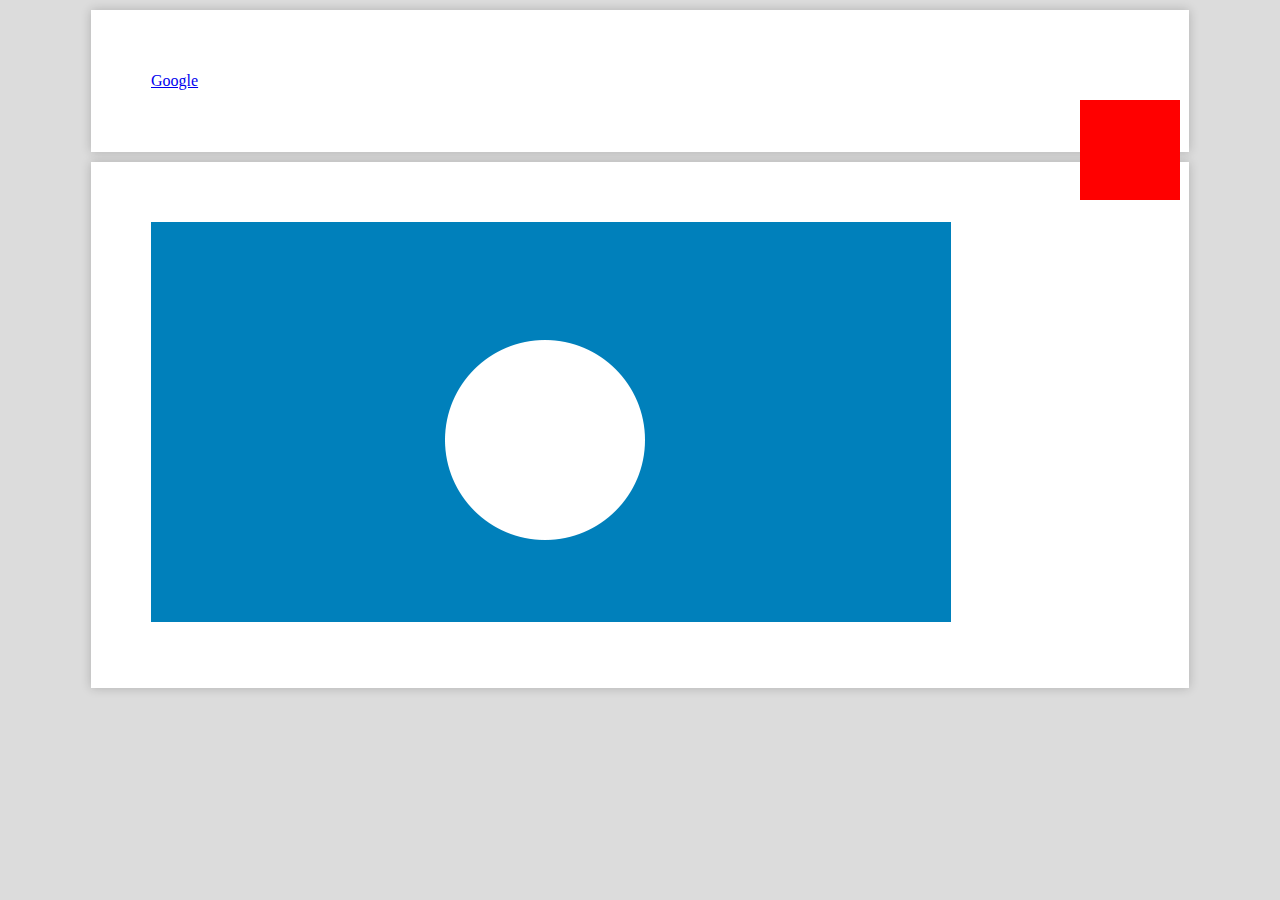
<file: src/main/webapp/tooltipster-master/demo/index.html>
<!DOCTYPE html>
<html lang="en">
<head>
	<title></title>
	<meta charset="UTF-8" />
	<meta name="viewport" content="width=device-width, initial-scale=1, maximum-scale=1.0, minimum-scale=1.0, user-scalable=no">
	<link rel="stylesheet" type="text/css" href="reset.css" />
	<link rel="stylesheet" type="text/css" href="style.css" />
	<link rel="stylesheet" type="text/css" href="../css/tooltipster.css" />
	
	<script type="text/javascript" src="//code.jquery.com/jquery-1.7.0.min.js"></script>
	<script type="text/javascript" src="../js/jquery.tooltipster.js"></script>
	
	<script type="text/javascript">
		$(document).ready(function() {
			$('.tooltip').tooltipster();
		});
	</script>
</head>
<body>

	<section class="container tooltip" title="Parent container">
		<a href="http://google.com" class="tooltip" title="Get your Google on">Google</a>
	</section>
	
	<div id="hi" style="width: 100px; height: 100px; margin: 0 0 0 500px; background: #f00; position: fixed; top: 100px; right: 100px;" class="tooltip" title="This is the tooltip"></div>
	
	<section class="container">
		<img src="map.png" usemap="#map" />
		<map name="map">
			<area shape="circle" coords="396,220,102" href="#" class="tooltip" title="Hello thar, mate!" />
		</map>
	</section>
</body>
</html>
</file>
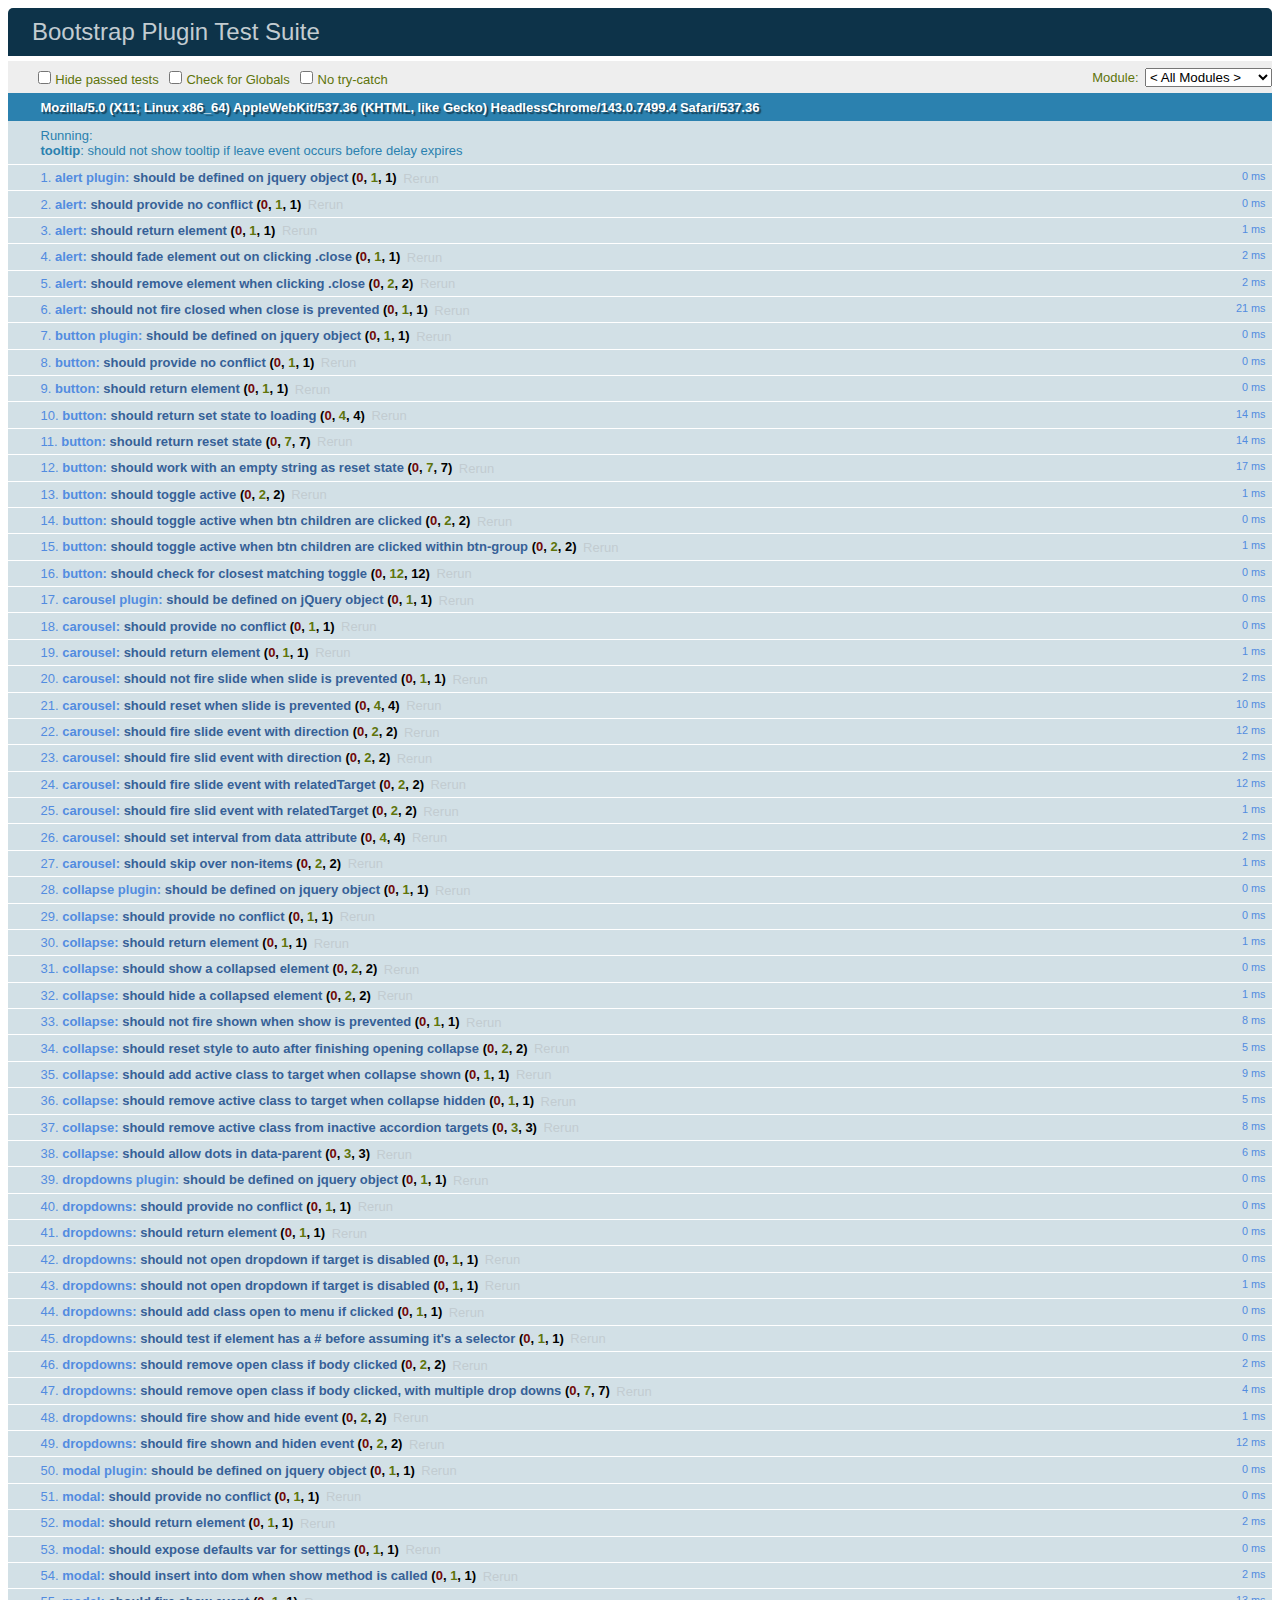
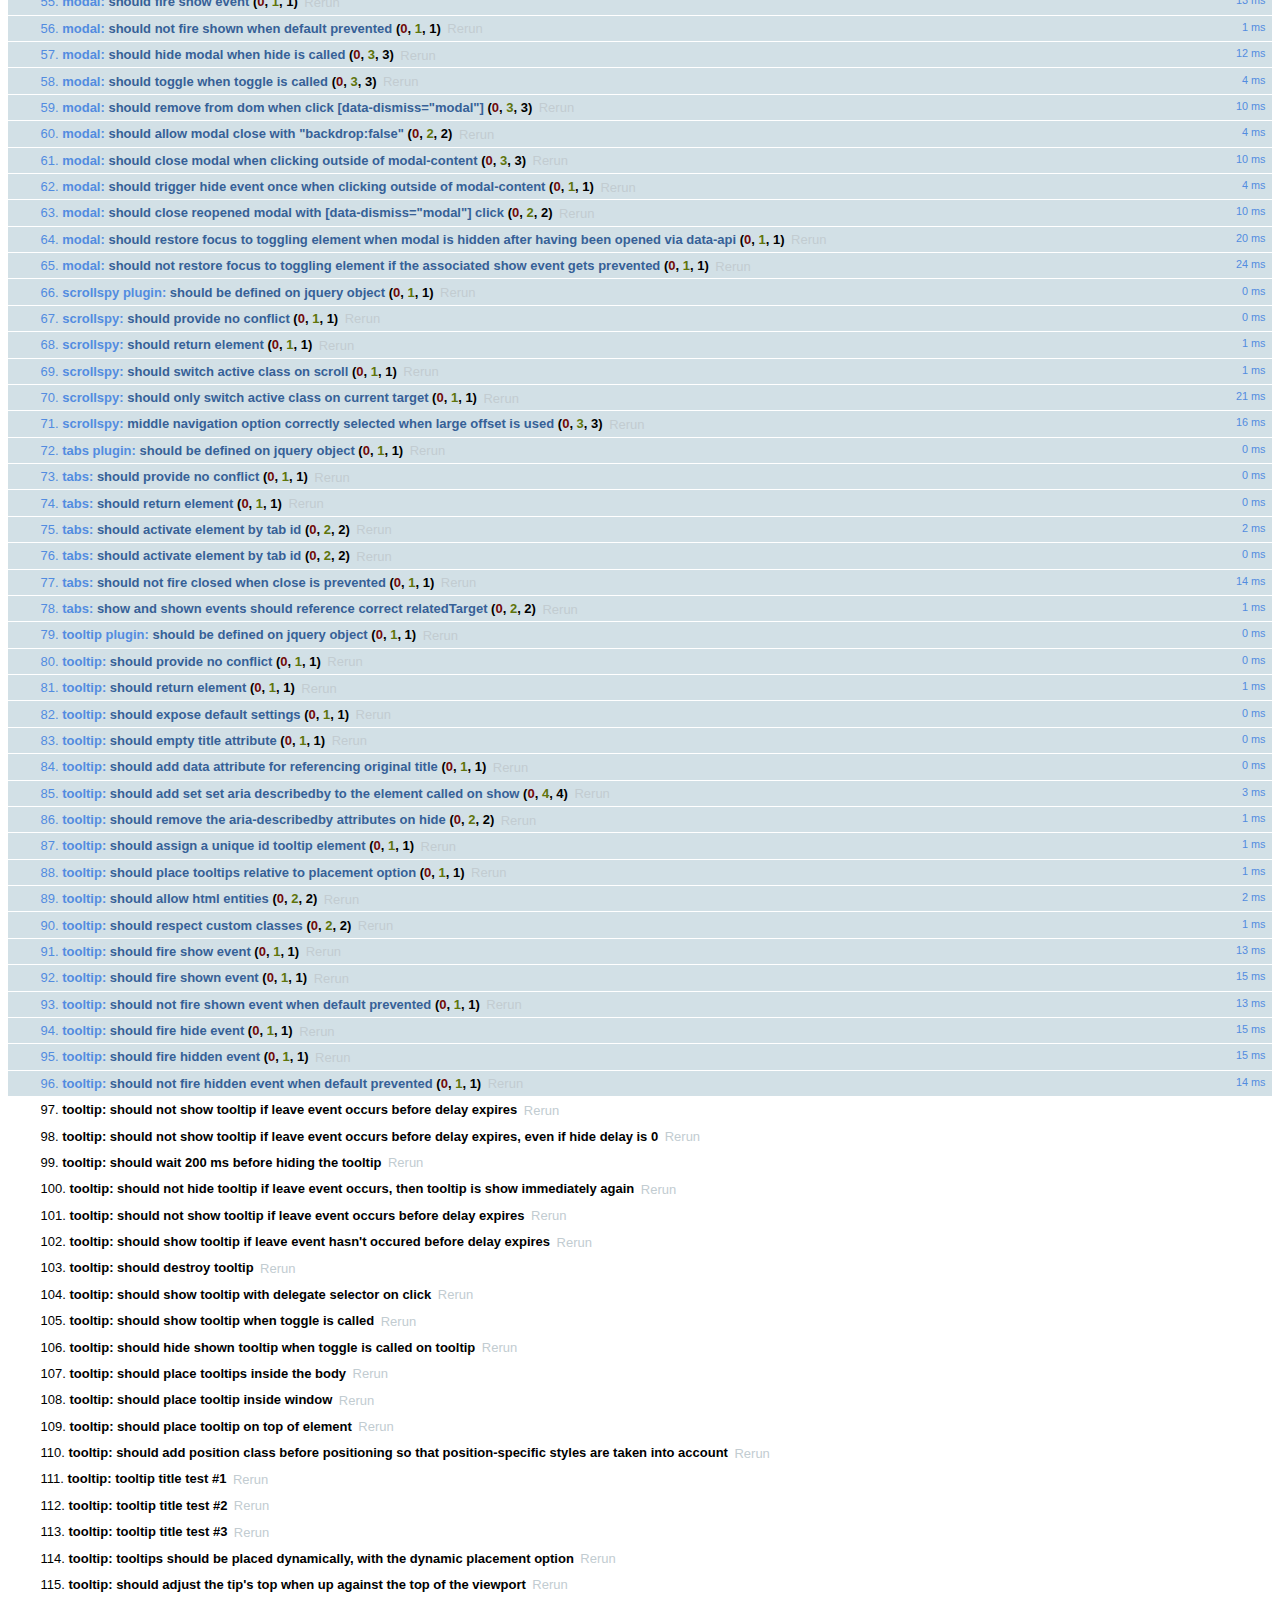
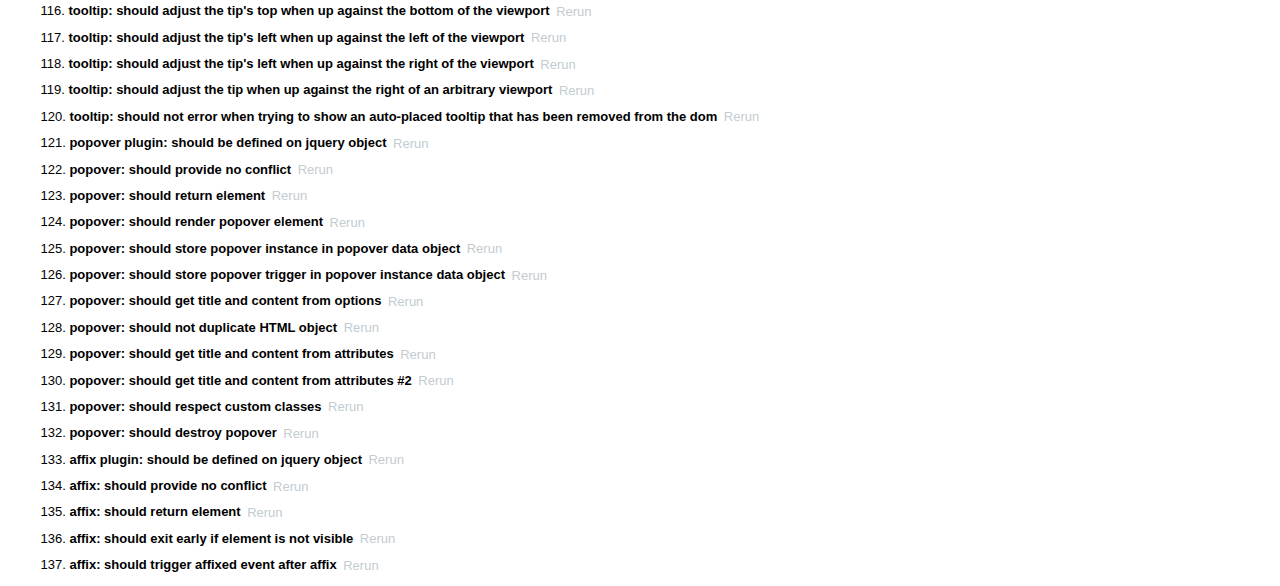
<file: src/main/webapp/bootstrap-3.2.0/js/tests/index.html>
<!DOCTYPE html>
<html>
  <head>
    <meta charset="utf-8">
    <title>Bootstrap Plugin Test Suite</title>

    <!-- jQuery -->
    <script src="vendor/jquery.min.js"></script>

    <!-- QUnit -->
    <link rel="stylesheet" href="vendor/qunit.css" media="screen">
    <script src="vendor/qunit.js"></script>
    <script>
      // See https://github.com/axemclion/grunt-saucelabs#test-result-details-with-qunit
      var log = []
      QUnit.done = function (test_results) {
        var tests = log.map(function (details) {
          return {
            name: details.name,
            result: details.result,
            expected: details.expected,
            actual: details.actual,
            source: details.source
          }
        })
        test_results.tests = tests

        // Delaying results a bit because in real-world scenario you won't get them immediately
        setTimeout(function () {
          window.global_test_results = test_results
        }, 2000)
      }

      QUnit.testStart(function (testDetails) {
        QUnit.log = function (details) {
          if (!details.result) {
            details.name = testDetails.name
            log.push(details)
          }
        }
      })
    </script>

    <!-- Plugin sources -->
    <script>$.support.transition = false</script>
    <script src="../../js/alert.js"></script>
    <script src="../../js/button.js"></script>
    <script src="../../js/carousel.js"></script>
    <script src="../../js/collapse.js"></script>
    <script src="../../js/dropdown.js"></script>
    <script src="../../js/modal.js"></script>
    <script src="../../js/scrollspy.js"></script>
    <script src="../../js/tab.js"></script>
    <script src="../../js/tooltip.js"></script>
    <script src="../../js/popover.js"></script>
    <script src="../../js/affix.js"></script>

    <!-- Unit tests -->
    <script src="unit/alert.js"></script>
    <script src="unit/button.js"></script>
    <script src="unit/carousel.js"></script>
    <script src="unit/collapse.js"></script>
    <script src="unit/dropdown.js"></script>
    <script src="unit/modal.js"></script>
    <script src="unit/scrollspy.js"></script>
    <script src="unit/tab.js"></script>
    <script src="unit/tooltip.js"></script>
    <script src="unit/popover.js"></script>
    <script src="unit/affix.js"></script>

  </head>
  <body>
    <div>
      <div id="qunit"></div>
      <div id="qunit-fixture"></div>
    </div>
  </body>
</html>
</file>
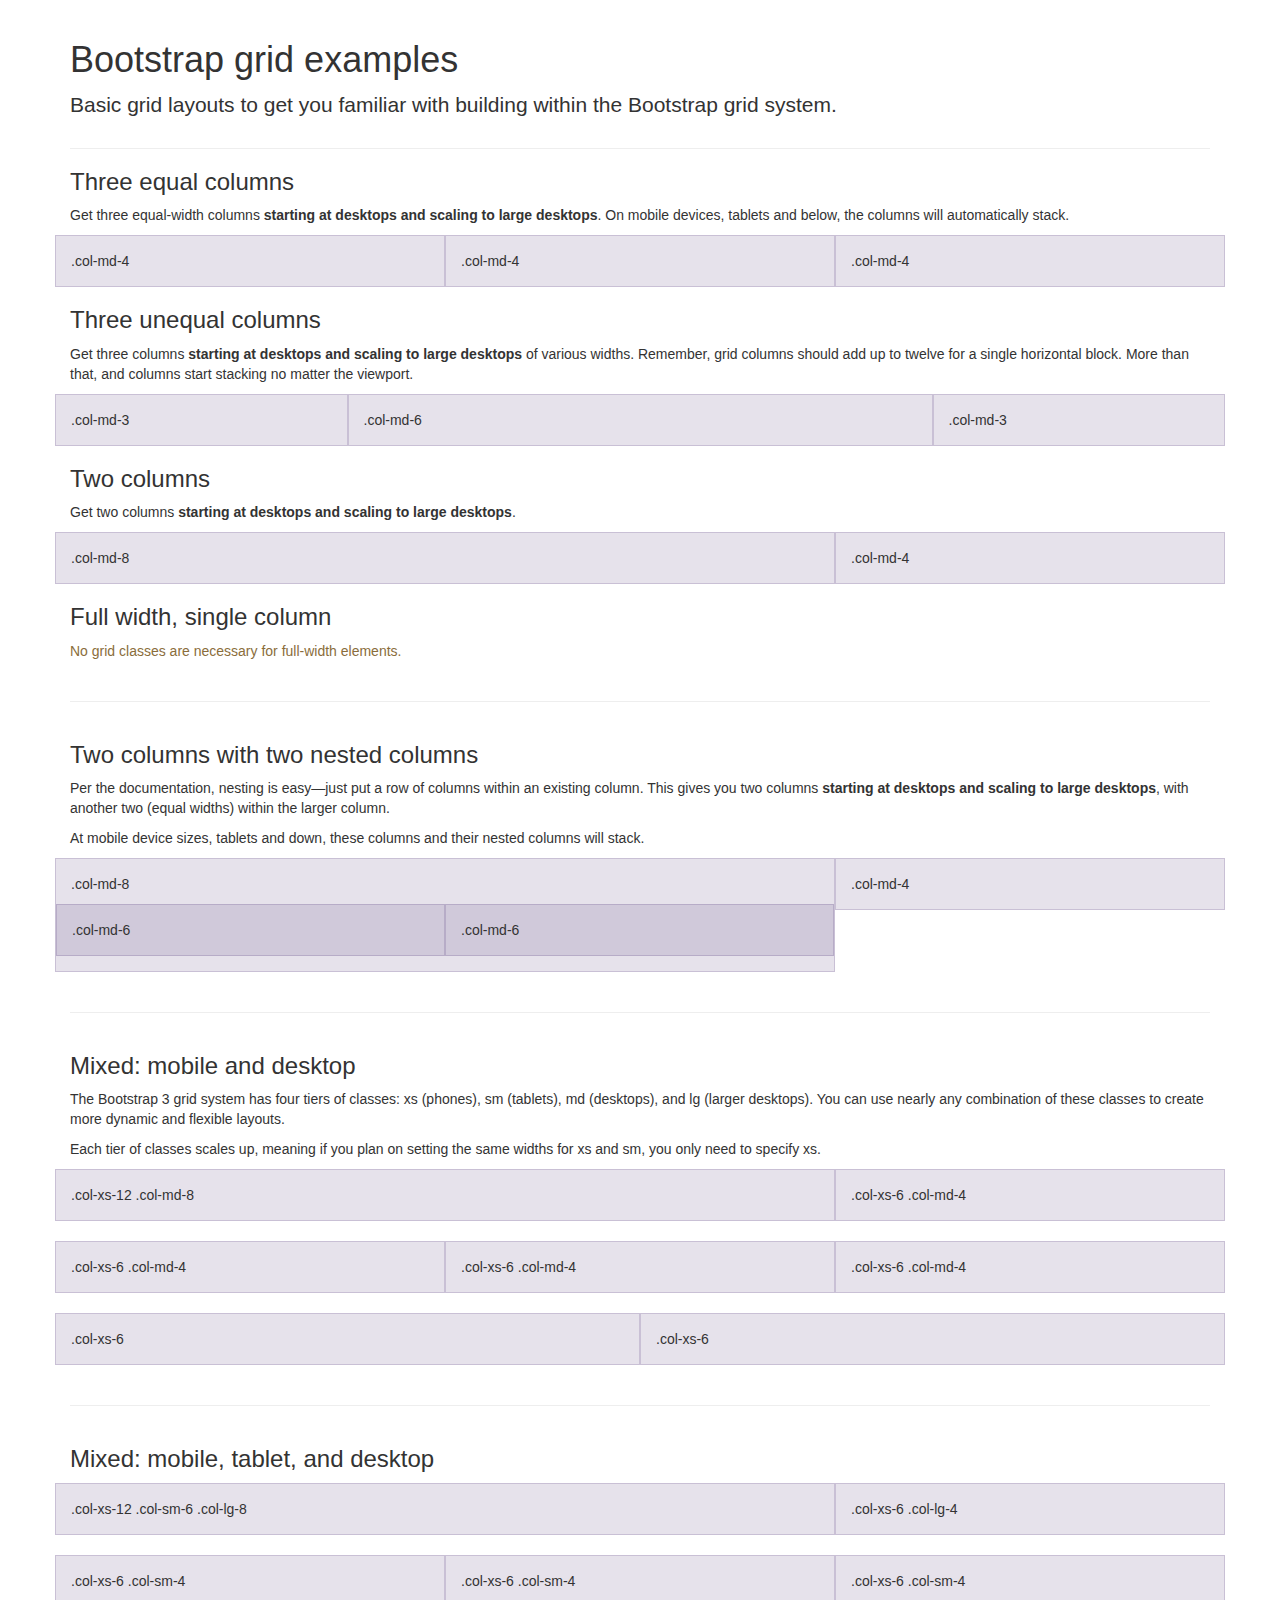
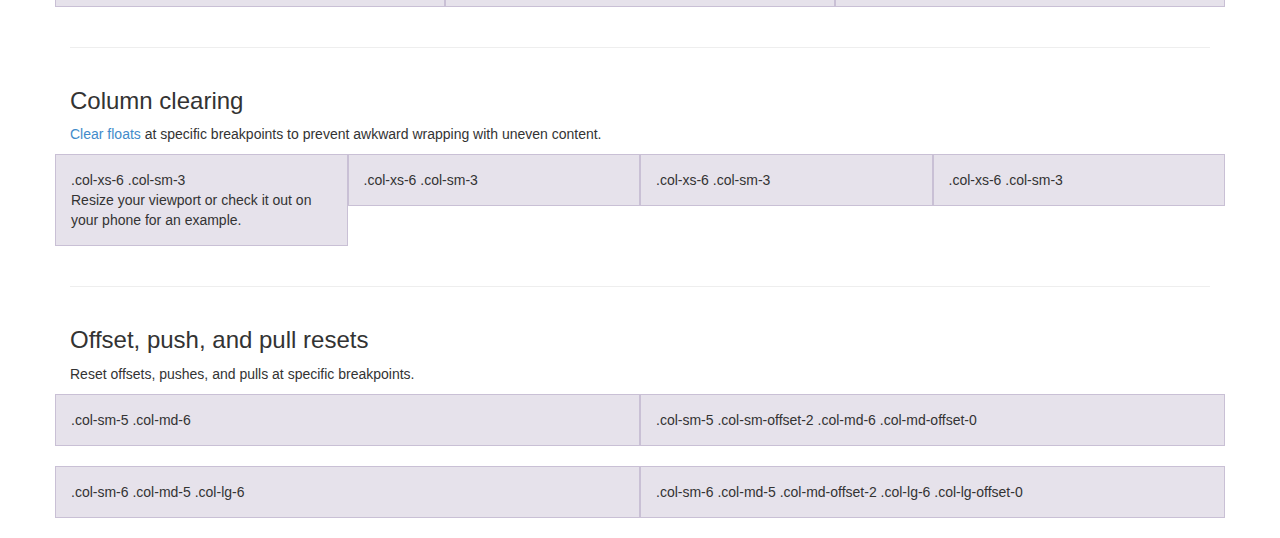
<file: src/main/webapp/bootstrap-3.2.0/docs/examples/grid/index.html>
<!DOCTYPE html>
<html lang="en">
  <head>
    <meta charset="utf-8">
    <meta http-equiv="X-UA-Compatible" content="IE=edge">
    <meta name="viewport" content="width=device-width, initial-scale=1">
    <meta name="description" content="">
    <meta name="author" content="">
    <link rel="icon" href="../../favicon.ico">

    <title>Grid Template for Bootstrap</title>

    <!-- Bootstrap core CSS -->
    <link href="../../dist/css/bootstrap.min.css" rel="stylesheet">

    <!-- Custom styles for this template -->
    <link href="grid.css" rel="stylesheet">

    <!-- Just for debugging purposes. Don't actually copy these 2 lines! -->
    <!--[if lt IE 9]><script src="../../assets/js/ie8-responsive-file-warning.js"></script><![endif]-->
    <script src="../../assets/js/ie-emulation-modes-warning.js"></script>

    <!-- IE10 viewport hack for Surface/desktop Windows 8 bug -->
    <script src="../../assets/js/ie10-viewport-bug-workaround.js"></script>

    <!-- HTML5 shim and Respond.js IE8 support of HTML5 elements and media queries -->
    <!--[if lt IE 9]>
      <script src="https://oss.maxcdn.com/html5shiv/3.7.2/html5shiv.min.js"></script>
      <script src="https://oss.maxcdn.com/respond/1.4.2/respond.min.js"></script>
    <![endif]-->
  </head>

  <body>
    <div class="container">

      <div class="page-header">
        <h1>Bootstrap grid examples</h1>
        <p class="lead">Basic grid layouts to get you familiar with building within the Bootstrap grid system.</p>
      </div>

      <h3>Three equal columns</h3>
      <p>Get three equal-width columns <strong>starting at desktops and scaling to large desktops</strong>. On mobile devices, tablets and below, the columns will automatically stack.</p>
      <div class="row">
        <div class="col-md-4">.col-md-4</div>
        <div class="col-md-4">.col-md-4</div>
        <div class="col-md-4">.col-md-4</div>
      </div>

      <h3>Three unequal columns</h3>
      <p>Get three columns <strong>starting at desktops and scaling to large desktops</strong> of various widths. Remember, grid columns should add up to twelve for a single horizontal block. More than that, and columns start stacking no matter the viewport.</p>
      <div class="row">
        <div class="col-md-3">.col-md-3</div>
        <div class="col-md-6">.col-md-6</div>
        <div class="col-md-3">.col-md-3</div>
      </div>

      <h3>Two columns</h3>
      <p>Get two columns <strong>starting at desktops and scaling to large desktops</strong>.</p>
      <div class="row">
        <div class="col-md-8">.col-md-8</div>
        <div class="col-md-4">.col-md-4</div>
      </div>

      <h3>Full width, single column</h3>
      <p class="text-warning">No grid classes are necessary for full-width elements.</p>

      <hr>

      <h3>Two columns with two nested columns</h3>
      <p>Per the documentation, nesting is easy—just put a row of columns within an existing column. This gives you two columns <strong>starting at desktops and scaling to large desktops</strong>, with another two (equal widths) within the larger column.</p>
      <p>At mobile device sizes, tablets and down, these columns and their nested columns will stack.</p>
      <div class="row">
        <div class="col-md-8">
          .col-md-8
          <div class="row">
            <div class="col-md-6">.col-md-6</div>
            <div class="col-md-6">.col-md-6</div>
          </div>
        </div>
        <div class="col-md-4">.col-md-4</div>
      </div>

      <hr>

      <h3>Mixed: mobile and desktop</h3>
      <p>The Bootstrap 3 grid system has four tiers of classes: xs (phones), sm (tablets), md (desktops), and lg (larger desktops). You can use nearly any combination of these classes to create more dynamic and flexible layouts.</p>
      <p>Each tier of classes scales up, meaning if you plan on setting the same widths for xs and sm, you only need to specify xs.</p>
      <div class="row">
        <div class="col-xs-12 col-md-8">.col-xs-12 .col-md-8</div>
        <div class="col-xs-6 col-md-4">.col-xs-6 .col-md-4</div>
      </div>
      <div class="row">
        <div class="col-xs-6 col-md-4">.col-xs-6 .col-md-4</div>
        <div class="col-xs-6 col-md-4">.col-xs-6 .col-md-4</div>
        <div class="col-xs-6 col-md-4">.col-xs-6 .col-md-4</div>
      </div>
      <div class="row">
        <div class="col-xs-6">.col-xs-6</div>
        <div class="col-xs-6">.col-xs-6</div>
      </div>

      <hr>

      <h3>Mixed: mobile, tablet, and desktop</h3>
      <p></p>
      <div class="row">
        <div class="col-xs-12 col-sm-6 col-lg-8">.col-xs-12 .col-sm-6 .col-lg-8</div>
        <div class="col-xs-6 col-lg-4">.col-xs-6 .col-lg-4</div>
      </div>
      <div class="row">
        <div class="col-xs-6 col-sm-4">.col-xs-6 .col-sm-4</div>
        <div class="col-xs-6 col-sm-4">.col-xs-6 .col-sm-4</div>
        <div class="col-xs-6 col-sm-4">.col-xs-6 .col-sm-4</div>
      </div>

      <hr>

      <h3>Column clearing</h3>
      <p><a href="http://getbootstrap.com/css/#grid-responsive-resets">Clear floats</a> at specific breakpoints to prevent awkward wrapping with uneven content.</p>
      <div class="row">
        <div class="col-xs-6 col-sm-3">
          .col-xs-6 .col-sm-3
          <br>
          Resize your viewport or check it out on your phone for an example.
        </div>
        <div class="col-xs-6 col-sm-3">.col-xs-6 .col-sm-3</div>

        <!-- Add the extra clearfix for only the required viewport -->
        <div class="clearfix visible-xs"></div>

        <div class="col-xs-6 col-sm-3">.col-xs-6 .col-sm-3</div>
        <div class="col-xs-6 col-sm-3">.col-xs-6 .col-sm-3</div>
      </div>

      <hr>

      <h3>Offset, push, and pull resets</h3>
      <p>Reset offsets, pushes, and pulls at specific breakpoints.</p>
      <div class="row">
        <div class="col-sm-5 col-md-6">.col-sm-5 .col-md-6</div>
        <div class="col-sm-5 col-sm-offset-2 col-md-6 col-md-offset-0">.col-sm-5 .col-sm-offset-2 .col-md-6 .col-md-offset-0</div>
      </div>
      <div class="row">
        <div class="col-sm-6 col-md-5 col-lg-6">.col-sm-6 .col-md-5 .col-lg-6</div>
        <div class="col-sm-6 col-md-5 col-md-offset-2 col-lg-6 col-lg-offset-0">.col-sm-6 .col-md-5 .col-md-offset-2 .col-lg-6 .col-lg-offset-0</div>
      </div>


    </div> <!-- /container -->


    <!-- Bootstrap core JavaScript
    ================================================== -->
    <!-- Placed at the end of the document so the pages load faster -->
  </body>
</html>
</file>
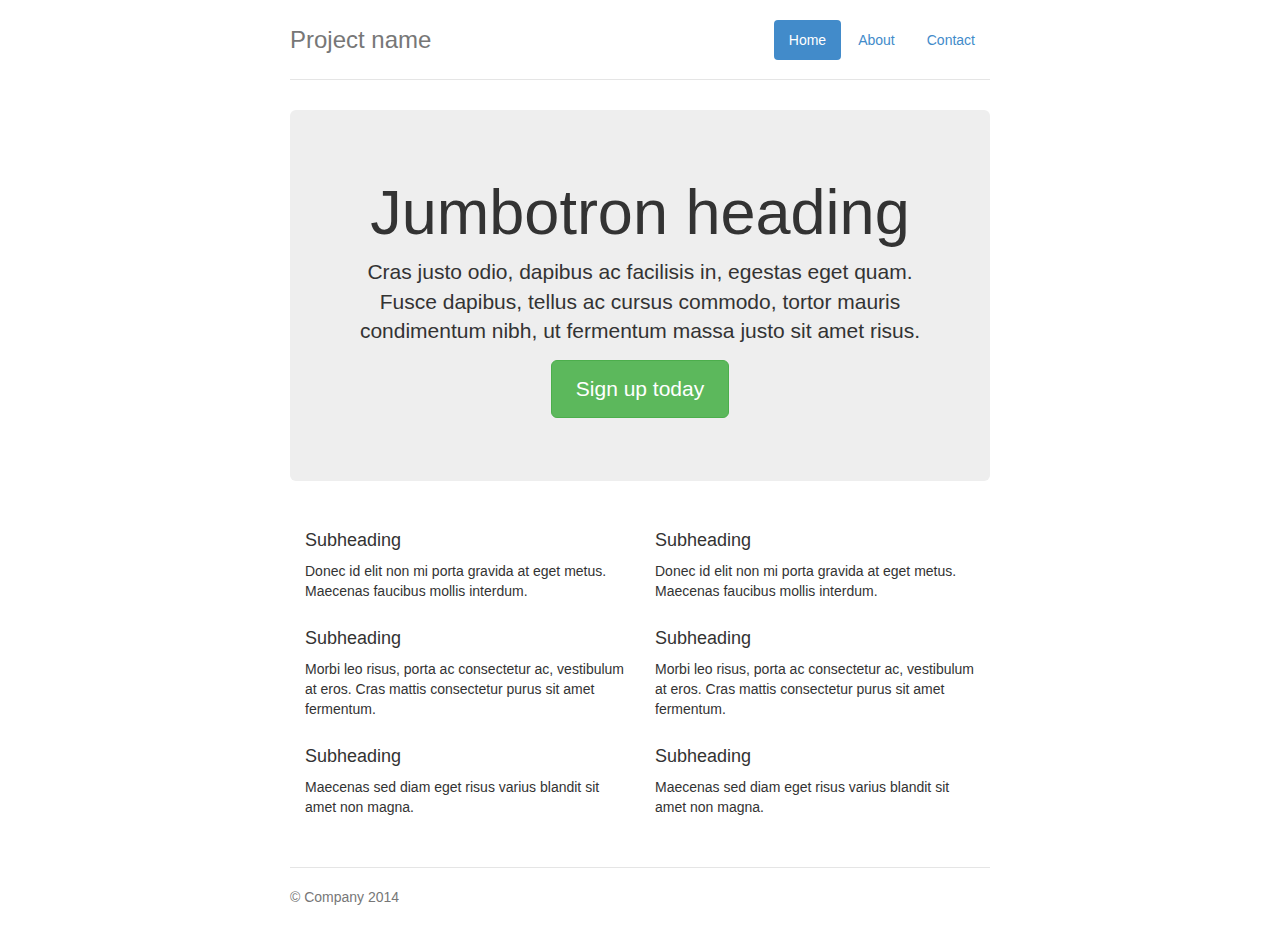
<file: src/main/webapp/bootstrap-3.2.0/docs/examples/jumbotron-narrow/index.html>
<!DOCTYPE html>
<html lang="en">
  <head>
    <meta charset="utf-8">
    <meta http-equiv="X-UA-Compatible" content="IE=edge">
    <meta name="viewport" content="width=device-width, initial-scale=1">
    <meta name="description" content="">
    <meta name="author" content="">
    <link rel="icon" href="../../favicon.ico">

    <title>Narrow Jumbotron Template for Bootstrap</title>

    <!-- Bootstrap core CSS -->
    <link href="../../dist/css/bootstrap.min.css" rel="stylesheet">

    <!-- Custom styles for this template -->
    <link href="jumbotron-narrow.css" rel="stylesheet">

    <!-- Just for debugging purposes. Don't actually copy these 2 lines! -->
    <!--[if lt IE 9]><script src="../../assets/js/ie8-responsive-file-warning.js"></script><![endif]-->
    <script src="../../assets/js/ie-emulation-modes-warning.js"></script>

    <!-- IE10 viewport hack for Surface/desktop Windows 8 bug -->
    <script src="../../assets/js/ie10-viewport-bug-workaround.js"></script>

    <!-- HTML5 shim and Respond.js IE8 support of HTML5 elements and media queries -->
    <!--[if lt IE 9]>
      <script src="https://oss.maxcdn.com/html5shiv/3.7.2/html5shiv.min.js"></script>
      <script src="https://oss.maxcdn.com/respond/1.4.2/respond.min.js"></script>
    <![endif]-->
  </head>

  <body>

    <div class="container">
      <div class="header">
        <ul class="nav nav-pills pull-right">
          <li class="active"><a href="#">Home</a></li>
          <li><a href="#">About</a></li>
          <li><a href="#">Contact</a></li>
        </ul>
        <h3 class="text-muted">Project name</h3>
      </div>

      <div class="jumbotron">
        <h1>Jumbotron heading</h1>
        <p class="lead">Cras justo odio, dapibus ac facilisis in, egestas eget quam. Fusce dapibus, tellus ac cursus commodo, tortor mauris condimentum nibh, ut fermentum massa justo sit amet risus.</p>
        <p><a class="btn btn-lg btn-success" href="#" role="button">Sign up today</a></p>
      </div>

      <div class="row marketing">
        <div class="col-lg-6">
          <h4>Subheading</h4>
          <p>Donec id elit non mi porta gravida at eget metus. Maecenas faucibus mollis interdum.</p>

          <h4>Subheading</h4>
          <p>Morbi leo risus, porta ac consectetur ac, vestibulum at eros. Cras mattis consectetur purus sit amet fermentum.</p>

          <h4>Subheading</h4>
          <p>Maecenas sed diam eget risus varius blandit sit amet non magna.</p>
        </div>

        <div class="col-lg-6">
          <h4>Subheading</h4>
          <p>Donec id elit non mi porta gravida at eget metus. Maecenas faucibus mollis interdum.</p>

          <h4>Subheading</h4>
          <p>Morbi leo risus, porta ac consectetur ac, vestibulum at eros. Cras mattis consectetur purus sit amet fermentum.</p>

          <h4>Subheading</h4>
          <p>Maecenas sed diam eget risus varius blandit sit amet non magna.</p>
        </div>
      </div>

      <div class="footer">
        <p>&copy; Company 2014</p>
      </div>

    </div> <!-- /container -->


    <!-- Bootstrap core JavaScript
    ================================================== -->
    <!-- Placed at the end of the document so the pages load faster -->
  </body>
</html>
</file>
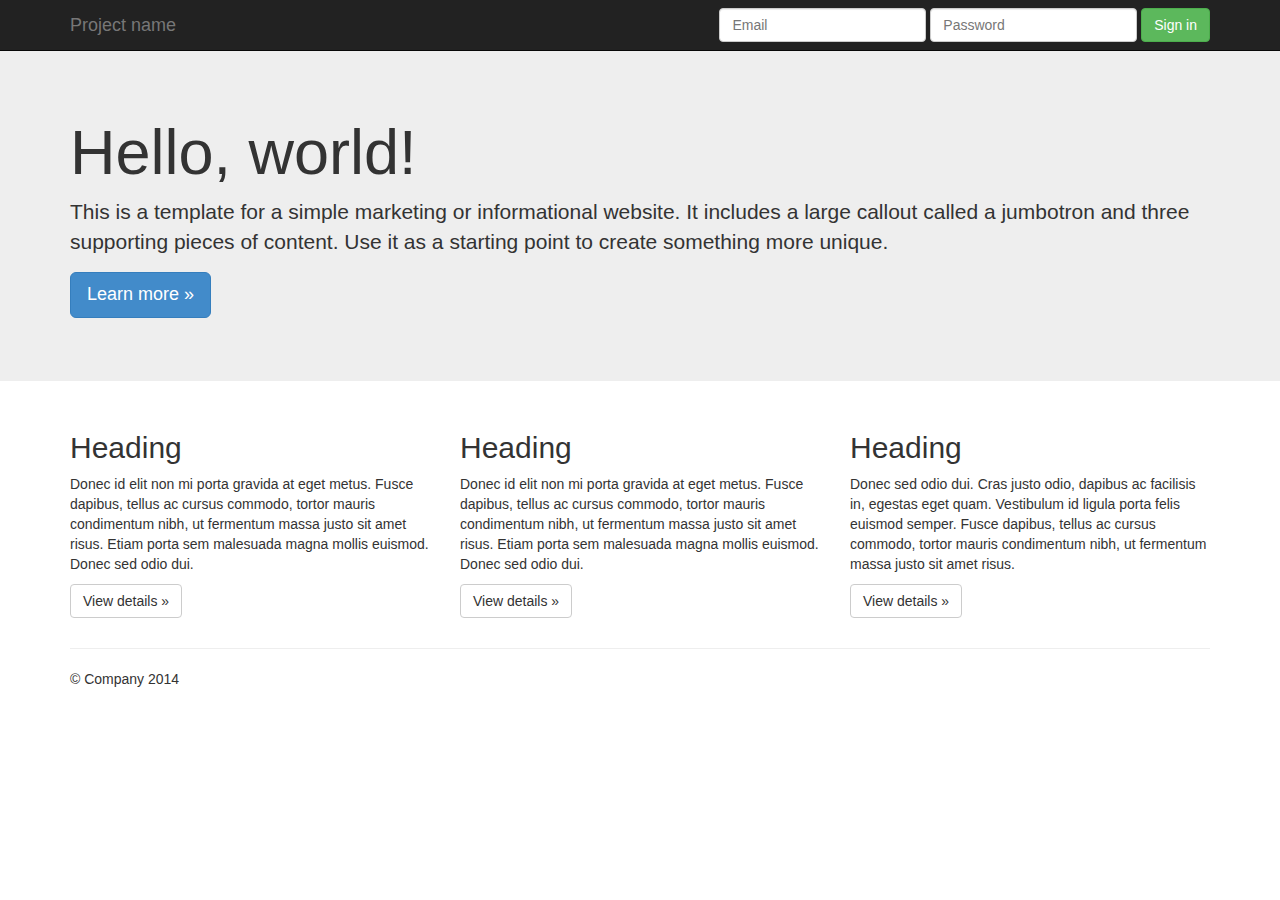
<file: src/main/webapp/bootstrap-3.2.0/docs/examples/jumbotron/index.html>
<!DOCTYPE html>
<html lang="en">
  <head>
    <meta charset="utf-8">
    <meta http-equiv="X-UA-Compatible" content="IE=edge">
    <meta name="viewport" content="width=device-width, initial-scale=1">
    <meta name="description" content="">
    <meta name="author" content="">
    <link rel="icon" href="../../favicon.ico">

    <title>Jumbotron Template for Bootstrap</title>

    <!-- Bootstrap core CSS -->
    <link href="../../dist/css/bootstrap.min.css" rel="stylesheet">

    <!-- Custom styles for this template -->
    <link href="jumbotron.css" rel="stylesheet">

    <!-- Just for debugging purposes. Don't actually copy these 2 lines! -->
    <!--[if lt IE 9]><script src="../../assets/js/ie8-responsive-file-warning.js"></script><![endif]-->
    <script src="../../assets/js/ie-emulation-modes-warning.js"></script>

    <!-- IE10 viewport hack for Surface/desktop Windows 8 bug -->
    <script src="../../assets/js/ie10-viewport-bug-workaround.js"></script>

    <!-- HTML5 shim and Respond.js IE8 support of HTML5 elements and media queries -->
    <!--[if lt IE 9]>
      <script src="https://oss.maxcdn.com/html5shiv/3.7.2/html5shiv.min.js"></script>
      <script src="https://oss.maxcdn.com/respond/1.4.2/respond.min.js"></script>
    <![endif]-->
  </head>

  <body>

    <div class="navbar navbar-inverse navbar-fixed-top" role="navigation">
      <div class="container">
        <div class="navbar-header">
          <button type="button" class="navbar-toggle" data-toggle="collapse" data-target=".navbar-collapse">
            <span class="sr-only">Toggle navigation</span>
            <span class="icon-bar"></span>
            <span class="icon-bar"></span>
            <span class="icon-bar"></span>
          </button>
          <a class="navbar-brand" href="#">Project name</a>
        </div>
        <div class="navbar-collapse collapse">
          <form class="navbar-form navbar-right" role="form">
            <div class="form-group">
              <input type="text" placeholder="Email" class="form-control">
            </div>
            <div class="form-group">
              <input type="password" placeholder="Password" class="form-control">
            </div>
            <button type="submit" class="btn btn-success">Sign in</button>
          </form>
        </div><!--/.navbar-collapse -->
      </div>
    </div>

    <!-- Main jumbotron for a primary marketing message or call to action -->
    <div class="jumbotron">
      <div class="container">
        <h1>Hello, world!</h1>
        <p>This is a template for a simple marketing or informational website. It includes a large callout called a jumbotron and three supporting pieces of content. Use it as a starting point to create something more unique.</p>
        <p><a class="btn btn-primary btn-lg" role="button">Learn more &raquo;</a></p>
      </div>
    </div>

    <div class="container">
      <!-- Example row of columns -->
      <div class="row">
        <div class="col-md-4">
          <h2>Heading</h2>
          <p>Donec id elit non mi porta gravida at eget metus. Fusce dapibus, tellus ac cursus commodo, tortor mauris condimentum nibh, ut fermentum massa justo sit amet risus. Etiam porta sem malesuada magna mollis euismod. Donec sed odio dui. </p>
          <p><a class="btn btn-default" href="#" role="button">View details &raquo;</a></p>
        </div>
        <div class="col-md-4">
          <h2>Heading</h2>
          <p>Donec id elit non mi porta gravida at eget metus. Fusce dapibus, tellus ac cursus commodo, tortor mauris condimentum nibh, ut fermentum massa justo sit amet risus. Etiam porta sem malesuada magna mollis euismod. Donec sed odio dui. </p>
          <p><a class="btn btn-default" href="#" role="button">View details &raquo;</a></p>
       </div>
        <div class="col-md-4">
          <h2>Heading</h2>
          <p>Donec sed odio dui. Cras justo odio, dapibus ac facilisis in, egestas eget quam. Vestibulum id ligula porta felis euismod semper. Fusce dapibus, tellus ac cursus commodo, tortor mauris condimentum nibh, ut fermentum massa justo sit amet risus.</p>
          <p><a class="btn btn-default" href="#" role="button">View details &raquo;</a></p>
        </div>
      </div>

      <hr>

      <footer>
        <p>&copy; Company 2014</p>
      </footer>
    </div> <!-- /container -->


    <!-- Bootstrap core JavaScript
    ================================================== -->
    <!-- Placed at the end of the document so the pages load faster -->
    <script src="https://ajax.googleapis.com/ajax/libs/jquery/1.11.1/jquery.min.js"></script>
    <script src="../../dist/js/bootstrap.min.js"></script>
  </body>
</html>
</file>
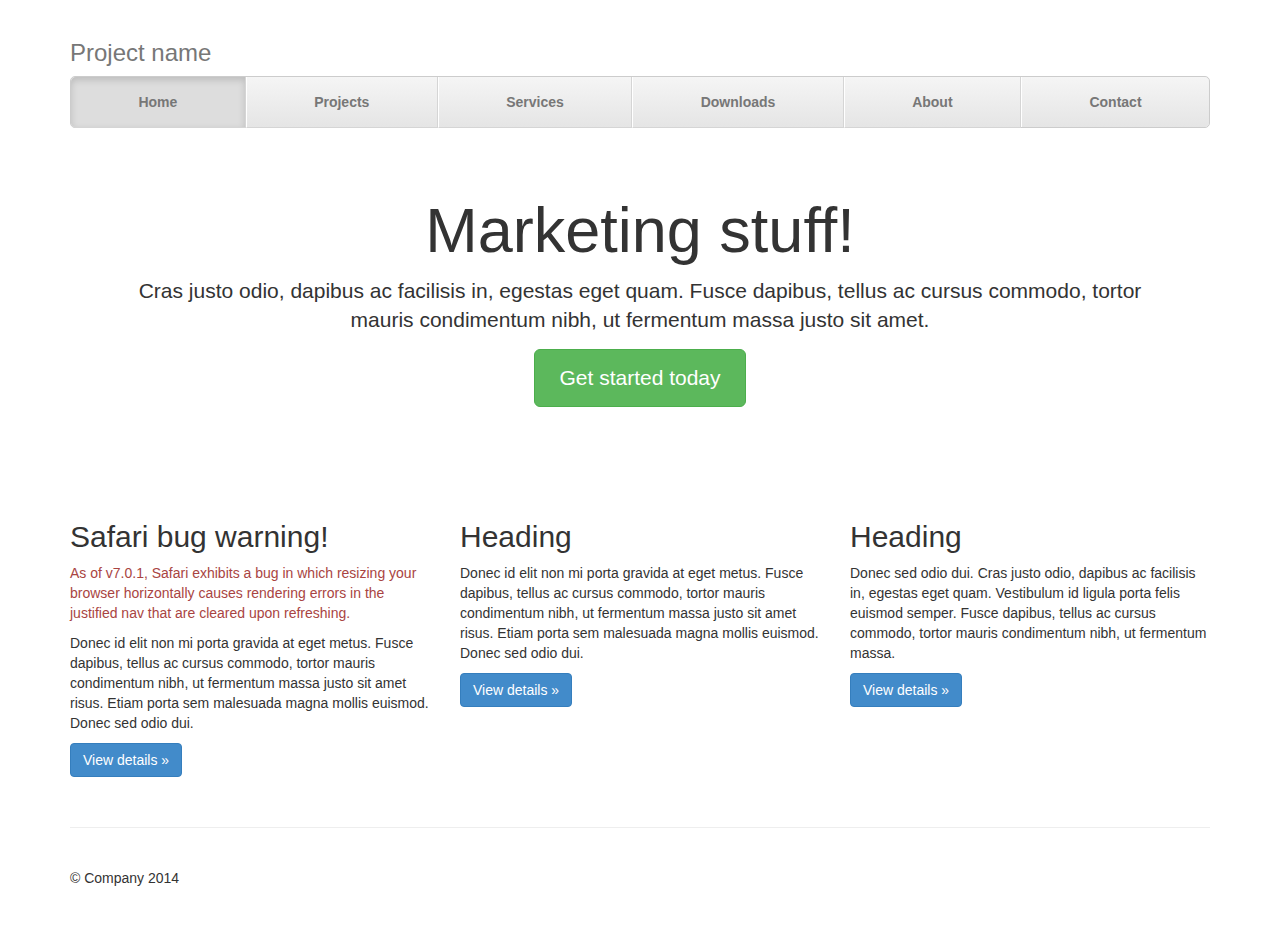
<file: src/main/webapp/bootstrap-3.2.0/docs/examples/justified-nav/index.html>
<!DOCTYPE html>
<html lang="en">
  <head>
    <meta charset="utf-8">
    <meta http-equiv="X-UA-Compatible" content="IE=edge">
    <meta name="viewport" content="width=device-width, initial-scale=1">
    <meta name="description" content="">
    <meta name="author" content="">
    <link rel="icon" href="../../favicon.ico">

    <title>Justified Nav Template for Bootstrap</title>

    <!-- Bootstrap core CSS -->
    <link href="../../dist/css/bootstrap.min.css" rel="stylesheet">

    <!-- Custom styles for this template -->
    <link href="justified-nav.css" rel="stylesheet">

    <!-- Just for debugging purposes. Don't actually copy these 2 lines! -->
    <!--[if lt IE 9]><script src="../../assets/js/ie8-responsive-file-warning.js"></script><![endif]-->
    <script src="../../assets/js/ie-emulation-modes-warning.js"></script>

    <!-- IE10 viewport hack for Surface/desktop Windows 8 bug -->
    <script src="../../assets/js/ie10-viewport-bug-workaround.js"></script>

    <!-- HTML5 shim and Respond.js IE8 support of HTML5 elements and media queries -->
    <!--[if lt IE 9]>
      <script src="https://oss.maxcdn.com/html5shiv/3.7.2/html5shiv.min.js"></script>
      <script src="https://oss.maxcdn.com/respond/1.4.2/respond.min.js"></script>
    <![endif]-->
  </head>

  <body>

    <div class="container">

      <div class="masthead">
        <h3 class="text-muted">Project name</h3>
        <ul class="nav nav-justified">
          <li class="active"><a href="#">Home</a></li>
          <li><a href="#">Projects</a></li>
          <li><a href="#">Services</a></li>
          <li><a href="#">Downloads</a></li>
          <li><a href="#">About</a></li>
          <li><a href="#">Contact</a></li>
        </ul>
      </div>

      <!-- Jumbotron -->
      <div class="jumbotron">
        <h1>Marketing stuff!</h1>
        <p class="lead">Cras justo odio, dapibus ac facilisis in, egestas eget quam. Fusce dapibus, tellus ac cursus commodo, tortor mauris condimentum nibh, ut fermentum massa justo sit amet.</p>
        <p><a class="btn btn-lg btn-success" href="#" role="button">Get started today</a></p>
      </div>

      <!-- Example row of columns -->
      <div class="row">
        <div class="col-lg-4">
          <h2>Safari bug warning!</h2>
          <p class="text-danger">As of v7.0.1, Safari exhibits a bug in which resizing your browser horizontally causes rendering errors in the justified nav that are cleared upon refreshing.</p>
          <p>Donec id elit non mi porta gravida at eget metus. Fusce dapibus, tellus ac cursus commodo, tortor mauris condimentum nibh, ut fermentum massa justo sit amet risus. Etiam porta sem malesuada magna mollis euismod. Donec sed odio dui. </p>
          <p><a class="btn btn-primary" href="#" role="button">View details &raquo;</a></p>
        </div>
        <div class="col-lg-4">
          <h2>Heading</h2>
          <p>Donec id elit non mi porta gravida at eget metus. Fusce dapibus, tellus ac cursus commodo, tortor mauris condimentum nibh, ut fermentum massa justo sit amet risus. Etiam porta sem malesuada magna mollis euismod. Donec sed odio dui. </p>
          <p><a class="btn btn-primary" href="#" role="button">View details &raquo;</a></p>
       </div>
        <div class="col-lg-4">
          <h2>Heading</h2>
          <p>Donec sed odio dui. Cras justo odio, dapibus ac facilisis in, egestas eget quam. Vestibulum id ligula porta felis euismod semper. Fusce dapibus, tellus ac cursus commodo, tortor mauris condimentum nibh, ut fermentum massa.</p>
          <p><a class="btn btn-primary" href="#" role="button">View details &raquo;</a></p>
        </div>
      </div>

      <!-- Site footer -->
      <div class="footer">
        <p>&copy; Company 2014</p>
      </div>

    </div> <!-- /container -->


    <!-- Bootstrap core JavaScript
    ================================================== -->
    <!-- Placed at the end of the document so the pages load faster -->
  </body>
</html>
</file>
<file: src/main/webapp/tooltipster-master/doc/css/prettify.css>
/* Pretty printing styles. Used with prettify.js. */

/* SPAN elements with the classes below are added by prettyprint. */
.pln { color: #000 }  /* plain text */

@media screen {
  .str { color: #080 }  /* string content */
  .kwd { color: #008 }  /* a keyword */
  .com { color: #800 }  /* a comment */
  .typ { color: #606 }  /* a type name */
  .lit { color: #066 }  /* a literal value */
  /* punctuation, lisp open bracket, lisp close bracket */
  .pun, .opn, .clo { color: #660 }
  .tag { color: #008 }  /* a markup tag name */
  .atn { color: #606 }  /* a markup attribute name */
  .atv { color: #080 }  /* a markup attribute value */
  .dec, .var { color: #606 }  /* a declaration; a variable name */
  .fun { color: red }  /* a function name */
}

/* Use higher contrast and text-weight for printable form. */
@media print, projection {
  .str { color: #060 }
  .kwd { color: #006; font-weight: bold }
  .com { color: #600; font-style: italic }
  .typ { color: #404; font-weight: bold }
  .lit { color: #044 }
  .pun, .opn, .clo { color: #440 }
  .tag { color: #006; font-weight: bold }
  .atn { color: #404 }
  .atv { color: #060 }
}

/* Specify class=linenums on a pre to get line numbering */
ol.linenums { margin-top: 0; margin-bottom: 0 } /* IE indents via margin-left */
li.L0,
li.L1,
li.L2,
li.L3,
li.L5,
li.L6,
li.L7,
li.L8 { list-style-type: none }
/* Alternate shading for lines */
li.L1,
li.L3,
li.L5,
li.L7,
li.L9 { background: #eee }
</file>
<file: src/main/webapp/tooltipster-master/doc/css/style.css>
/*blue #0078c9
orange #ff5e3c		*/

@import url(//fonts.googleapis.com/css?family=Open+Sans:300,400,600,700);

@font-face {
	font-family: 'icomoon';
	src:url('../images/icons/icomoon.eot');
	src:url('../images/icons/icomoond41d.eot?#iefix') format('embedded-opentype'),
		url('../images/icons/icomoon.svg#icomoon') format('svg'),
		url('../images/icons/icomoon.woff') format('woff'),
		url('../images/icons/icomoon.ttf') format('truetype');
	font-weight: normal;
	font-style: normal;
}

::selection {
	background: #0078c9;
	color: #fff;
}
::-moz-selection {
	background: #0078c9;
	color: #fff;
}

body {
	color: #5d6365;
	font-size: 1em;
	line-height: 1.6em;
	font-family: 'Open Sans', sans-serif;
	font-weight: 300;
	background: #5d6365;
}

#background {
	position: absolute;
	top: 0;
	left: 0;
	width: 100%;
	height: 100%;
	overflow: hidden;
}
#background img {
	min-height: 100%;
	min-width: 100%;
}
#background:before {
	content: '';
	display: block;
	width: 100%;
	height: 20%;
	position: absolute;
	bottom: 0;
	background: -moz-linear-gradient(top,  rgba(93,99,101,0) 0%, rgba(93,99,101,1) 100%); /* FF3.6+ */
	background: -webkit-gradient(linear, left top, left bottom, color-stop(0%,rgba(93,99,101,0)), color-stop(100%,rgba(93,99,101,1))); /* Chrome,Safari4+ */
	background: -webkit-linear-gradient(top,  rgba(93,99,101,0) 0%,rgba(93,99,101,1) 100%); /* Chrome10+,Safari5.1+ */
	background: -o-linear-gradient(top,  rgba(93,99,101,0) 0%,rgba(93,99,101,1) 100%); /* Opera 11.10+ */
	background: -ms-linear-gradient(top,  rgba(93,99,101,0) 0%,rgba(93,99,101,1) 100%); /* IE10+ */
	background: linear-gradient(to bottom,  rgba(93,99,101,0) 0%,rgba(93,99,101,1) 100%); /* W3C */
	filter: progid:DXImageTransform.Microsoft.gradient( startColorstr='#005d6365', endColorstr='#5d6365',GradientType=0 ); /* IE6-9 */
}

#wrapper {
	width: 100%;
	max-width: 1300px;
	margin: 0 auto;
	position: relative;
	box-shadow: 0.6em 0px 15px rgba(0,0,0,0.1), -0.6em 0px 15px rgba(0,0,0,0.1);
}

* {
	-webkit-transition: all 300ms;
	-moz-transition: all 300ms;
	-o-transition: all 300ms;
	-ms-transition: all 300ms;
	transition: all 300ms;
}

h1 {
	font-weight: 300;
	font-size: 1.4em;
	line-height: 1.4em;
	margin-bottom: 1.8em;
}
h2 {
	color: #a9b1b3;
	font-weight: 300;
	font-size: 4em;
	line-height: 1.4em;
	margin-bottom: 0.5em;
}
h3 {
	font-size: 2em;
	line-height: 1.4em;
	margin-bottom: 0.7em;
	padding-top: 1em;
}
h4 {
	font-size: 1.4em;
	line-height: 1.4em;
	font-weight: 400;
	margin-bottom: 1em;
}
p {
	margin-bottom: 1.5em;
}

strong {
	font-weight: 600;
}

a {
	text-decoration: none;
	color: #0078c9;
	font-weight: 600;
}
a:hover {
	color: #a9b1b3;
}
a.alt {
	color: rgba(255,255,255,0.75);
}
a.alt:hover {
	color: rgba(255,255,255,1);
}

a:before {
	font-family: 'icomoon';
	font-style: normal;
	speak: none;
	font-weight: normal;
	line-height: 1;
	-webkit-font-smoothing: antialiased;
}

a.button {
	display: inline-block;
	padding: 0.8em 1em;
	border: 3px solid #ff5e3c;
	border-radius: 6px;
	color: #ff5e3c;
	background: #fff;
	font-weight: 600;
}
a.button:hover {
	background: #ff5e3c;
	color: #fff;
}
a.button.alt {
	color: #ff5e3c;
	border: none;
}
a.button.alt:hover {
	background: #ff5e3c;
	color: #fff;
	border: none;
}
a.button:active {
	-webkit-transform: scale3d(0.95,0.95,1);
	-moz-transform: scale3d(0.95,0.95,1);
	-o-transform: scale3d(0.95,0.95,1);
	-ms-transform: scale3d(0.95,0.95,1);
	transform: scale3d(0.95,0.95,1);
}

a.white {
	color: #fff;
	padding-bottom: 3px;
	border-bottom: 1px solid rgba(255,255,255,0);
}
a.white:hover {
	border-bottom: 1px solid rgba(255,255,255,1);
}

.row {
	overflow: hidden;
}

header {
	background: #fff;
	max-width: 1300px;
	box-shadow: 0px 3px 0px rgba(0,0,0,0.05);
}
header select {
	display: none;
}

section {
	width: 100%;
	margin: 0 auto;
	overflow: hidden;
	border-bottom: 2px dashed #e5eaeb;
	padding: 6em;
	background: #fff;
	box-sizing: border-box;
	-moz-box-sizing: border-box;
}
#talk {
	border-bottom: none !important;
}

footer {
	width: 100%;
	margin: 0 auto;
	padding: 6em;
	background: #0078c9;
	color: #fff;
	box-sizing: border-box;
	-moz-box-sizing: border-box;
	text-align: center;
}

nav {
	width: 100%;
	max-width: 1300px;
	box-sizing: border-box;
	-moz-box-sizing: border-box;
	background: #fff;
	float: right;
	z-index: 2;
	text-align: right;
}
nav ul {
	display: block;
	width: auto;
	float: right;
}
nav li {
	display: inline-block;
	margin: 0;
	float: left;
}
nav a {
	display: inline-block;
	font-weight: 400;
	color: #a9b1b3;
	padding: 1.5em 0.75em;
}
nav a:hover {
	background: #0078c9;
	color: #fff;
}

#mobile-nav {
	display: none;
}

#social {
	width: auto;
	position: absolute;
	left: 0;
	top: 0;
	z-index: 3;
}
#social div {
	float: left;
	width: 90px;
	padding: 1.5em 2em;
}
#tweet {
	margin-top: 2px;
}
div#github {
	position: relative;
	bottom: 4px;
	margin-left: 0px;
	padding-top: 2em;
	width: 90px;
}
#github a {
	-webkit-transition: none;
	-moz-transition: none;
	-o-transition: none;
	-ms-transition: none;
	transition: none;
}

pre {
	box-sizing: border-box;
	-moz-box-sizing: border-box;
	padding: 3em;
	background: #e6eff1;
	box-shadow: 0px 0px 20px rgba(0,0,0,0.0);
	margin-bottom: 4em;
	white-space: pre-wrap;
}
pre:hover {
	background: #fff;
	box-shadow: 0px 0px 20px rgba(0,0,0,0.3);
}
pre:last-child {
	margin-bottom: 0;
}


/* 
-------------------------------------
Welcome
-------------------------------------
*/

#welcome {
	text-align: center;
	padding: 12em 0 9em;
	color: #fff;
	width: 100%;
	border-bottom: none;
	background: rgba(0,0,0,0.3);
}

#welcome h1 {
	display: block;
	max-width: 635px;
	margin-left: auto;
	margin-right: auto;
}

#tooltipster {
	width: 100%;
	max-width: 258px;
	margin-bottom: 2em;
}

#browser-support {
	margin-bottom: 2.8em;
}
#browser-support li {
	display: inline-block;
	margin: 0.25em;
	font-size: 0;
	line-height: 0;
}
#browser-support li img {
	height: 42px;
	opacity: 0.5;
}
#browser-support li img:hover {
	opacity: 1;
}

#download {
	font-size: 1.2em;
	line-height: 1.4em;
	width: 100%;
}
#download a.button {
	margin-right: 0.6em;
}
#download a.button:before {
	content: "\64";
	padding-right: 1em;
	font-size: 0.9em;
}


/* 
-------------------------------------
Demos
-------------------------------------
*/

#demos ul {
	display: block;
	width: 100%;
	font-size: 1.4em;
	line-height: 1.4em;
}
#demos li {
	display: block;
	width: 50%;
	font-weight: 400;
	margin-bottom: 1em;
	overflow: hidden;
	padding-top: 1.4em;
	padding-right: 2em;
	box-sizing: border-box;
	-moz-box-sizing: border-box;
	float: left;
}
#demos span {
	display: block;
	border: 3px solid #ff5e3c;
	border-radius: 100%;
	box-sizing: border-box;
	-moz-box-sizing: border-box;
	width: 5em;
	height: 5em;
	background: #ff5e3c;
	color: #fff;
	font-size: 0.6em;
	line-height: 1em;
	font-weight: 700;
	padding: 1.8em 0 0 0;
	text-align: center;
	margin: -1.4em 1em 0 0;
	text-transform: uppercase;
	float: left;
}
#demos span:hover {
	background: #fff !important;
	color: #5d6365;
	border: 3px solid #5d6365 !important;
	cursor: pointer;
}


/* 
-------------------------------------
Tooltips
-------------------------------------
*/

#demos span.tooltipster-icon {
	cursor: help;
	margin-left: 4px;
	background: #0078c9;
	border: 3px solid #0078c9;
	width: 2.3em;
	height: 2.3em;
	padding: 0.4em 0 0;
	margin: 2em 0 0 -3em;
}

.tooltipster-default .tooltipster-content {
	font-family: 'Open Sans', sans-serif;
}
.tooltipster-default .tooltipster-content img {
	float: left;
	margin-right: 10px;
	border: 2px solid #000;
}
.tooltipster-default .tooltipster-content p {
	margin: 0;
}
.tooltipster-default .tooltipster-content a {
	color: #fff;
	border-bottom: 1px solid rgba(255,255,255,0.4);
}
.tooltipster-default .tooltipster-content a:hover {
	color: #fff;
	border-bottom: 1px solid rgba(255,255,255,1);
}

.tooltipster-blue {
	background: #0078c9;
	color: #fff;
	border-radius: 5px;
}
.tooltipster-blue .tooltipster-content {
	font-family: 'Open Sans', sans-serif;
	font-size: 14px;
	line-height: 16px;
	padding: 8px 10px;
}

.tooltipster-white {
	background: #fff;
	color: #0078c9;
	border-radius: 5px; 
}
.tooltipster-white .tooltipster-content {
	font-family: 'Open Sans', sans-serif;
	font-size: 14px;
	line-height: 16px;
	padding: 8px 10px;
}

.tooltipster-pink {
	background: url(../images/pattern-navy.png);
	background-color: #ff3c70;
	color: #fff; 
	border-radius: 5px;	
	box-shadow: inset -3px -3px 0 #ff3c70;
}
.tooltipster-pink .tooltipster-content {
	font-family: 'Courier', monospace;
	font-weight: 400;
	font-size: 16px;
	line-height: 16px;
	padding: 15px 18px;
}


/* 
-------------------------------------
Options
-------------------------------------
*/

table {
	width: 100%;
}
table h4 {
	margin-bottom: 0;
}
tr:nth-child(odd) {
	background: #f4f5f7;
}
td {
	padding: 2em;
}
td h4 {
	font-family: 'Courier', monospace;
	color: #0078c9;
}


/* 
-------------------------------------
Themes
-------------------------------------
*/

#themes .themes span {
	display: inline-block;
	padding: 1em;
	margin-right: 1em;
	margin-bottom: 1em;
	opacity: 0.8;
}

.tooltipster-default-preview {
	border-radius: 5px; 
	border: 2px solid #000;
	background: #4c4c4c;
	color: #fff;
	font-family: Arial, sans-serif;
	font-size: 14px;
	line-height: 16px;
	padding: 8px 10px;
	font-weight: 400;
	box-sizing: border-box;
	-moz-box-sizing: border-box;
}

.tooltipster-light-preview {
	border-radius: 5px; 
	border: 1px solid #cccccc;
	background: #ededed;
	color: #666666;
	font-family: Arial, sans-serif;
	font-size: 14px;
	line-height: 16px;
	padding: 8px 10px;
	font-weight: 400;
}

.tooltipster-punk-preview {
	border-radius: 5px;
	border-bottom: 3px solid #f71169;
	background: #2a2a2a;
	color: #fff;
	font-family: 'Courier', monospace;
	font-size: 14px;
	line-height: 16px;
	padding: 8px 10px;
	font-weight: 400;
}

.tooltipster-noir-preview {
	border-radius: 0px;
	border: 3px solid #2c2c2c;
	background: #fff;
	color: #2c2c2c;
	font-family: 'Georgia', serif;
	font-size: 14px;
	line-height: 16px;
	padding: 8px 10px;
	font-weight: 400;
}

.tooltipster-shadow-preview {
	border-radius: 5px;
	background: #fff;
	box-shadow: 0px 0px 14px rgba(0,0,0,0.3);
	color: #2c2c2c;
	font-family: 'Arial', sans-serif;
	font-size: 14px;
	line-height: 16px;
	padding: 8px 10px;
	font-weight: 400;
}


/* 
-------------------------------------
Talk
-------------------------------------
*/

#talk h3 {
	margin-bottom: 1em;
}


/* 
-------------------------------------
Breakpoints
-------------------------------------
*/

@media all and (max-width : 1100px) {
	#tweet, #gplus {
		display: none;
	}
	#demos li {
		width: 100%;
	}
	table, tr, td {
		display: block;
	}
	td {
		padding: 2em 2em 0 2em;
	}
	td:last-child {
		padding-bottom: 2em;
	}
}

@media all and (max-width : 920px) {
	#demos ul {
		width: 100%;
		padding: 0;
	}
}

@media all and (max-width : 820px) {
	nav ul {
		display: none;
	}
	#social div {
		padding: 0.5em 0.7em;
	}
	header {
		padding: 0;
	}
	header select {
		display: block;
		float: right;
		margin: 1em 1em;
	}
	section {
		padding: 3em;
	}
	#welcome {
		padding: 7.4em 3em 6em;
	}
	#download span {
		display: block;
		margin-top: 0.5em;
	}
}

@media all and (max-width : 450px) {
	table h4 {
		font-size: 1em;
		line-height: 1em;
	}
	section {
		padding: 2em;
	}
	h2 {
		font-size: 3em;
		line-height: 1.2em;
		margin-bottom: 0.23em;
	}
	h3 {
		font-size: 1.4em;
		line-height: 1.4em;
		margin-bottom: 1.3em;
	}
	h4 {
		font-size: 1.2em;
	}
	pre {
		padding: 1em;
	}
}
</file>
<file: src/main/webapp/tooltipster-master/css/tooltipster.css>
/* This is the default Tooltipster theme (feel free to modify or duplicate and create multiple themes!): */
.tooltipster-default {
	border-radius: 5px; 
	border: 2px solid #000;
	background: #4c4c4c;
	color: #fff;
}

/* Use this next selector to style things like font-size and line-height: */
.tooltipster-default .tooltipster-content {
	font-family: Arial, sans-serif;
	font-size: 14px;
	line-height: 16px;
	padding: 8px 10px;
	overflow: hidden;
}

/* This next selector defines the color of the border on the outside of the arrow. This will automatically match the color and size of the border set on the main tooltip styles. Set display: none; if you would like a border around the tooltip but no border around the arrow */
.tooltipster-default .tooltipster-arrow .tooltipster-arrow-border {
	/* border-color: ... !important; */
}


/* If you're using the icon option, use this next selector to style them */
.tooltipster-icon {
	cursor: help;
	margin-left: 4px;
}








/* This is the base styling required to make all Tooltipsters work */
.tooltipster-base {
	padding: 0;
	font-size: 0;
	line-height: 0;
	position: absolute;
	left: 0;
	top: 0;
	z-index: 9999999;
	pointer-events: none;
	width: auto;
	overflow: visible;
}
.tooltipster-base .tooltipster-content {
	overflow: hidden;
}


/* These next classes handle the styles for the little arrow attached to the tooltip. By default, the arrow will inherit the same colors and border as what is set on the main tooltip itself. */
.tooltipster-arrow {
	display: block;
	text-align: center;
	width: 100%;
	height: 100%;
	position: absolute;
	top: 0;
	left: 0;
	z-index: -1;
}
.tooltipster-arrow span, .tooltipster-arrow-border {
	display: block;
	width: 0; 
	height: 0;
	position: absolute;
}
.tooltipster-arrow-top span, .tooltipster-arrow-top-right span, .tooltipster-arrow-top-left span {
	border-left: 8px solid transparent !important;
	border-right: 8px solid transparent !important;
	border-top: 8px solid;
	bottom: -7px;
}
.tooltipster-arrow-top .tooltipster-arrow-border, .tooltipster-arrow-top-right .tooltipster-arrow-border, .tooltipster-arrow-top-left .tooltipster-arrow-border {
	border-left: 9px solid transparent !important;
	border-right: 9px solid transparent !important;
	border-top: 9px solid;
	bottom: -7px;
}

.tooltipster-arrow-bottom span, .tooltipster-arrow-bottom-right span, .tooltipster-arrow-bottom-left span {
	border-left: 8px solid transparent !important;
	border-right: 8px solid transparent !important;
	border-bottom: 8px solid;
	top: -7px;
}
.tooltipster-arrow-bottom .tooltipster-arrow-border, .tooltipster-arrow-bottom-right .tooltipster-arrow-border, .tooltipster-arrow-bottom-left .tooltipster-arrow-border {
	border-left: 9px solid transparent !important;
	border-right: 9px solid transparent !important;
	border-bottom: 9px solid;
	top: -7px;
}
.tooltipster-arrow-top span, .tooltipster-arrow-top .tooltipster-arrow-border, .tooltipster-arrow-bottom span, .tooltipster-arrow-bottom .tooltipster-arrow-border {
	left: 0;
	right: 0;
	margin: 0 auto;
}
.tooltipster-arrow-top-left span, .tooltipster-arrow-bottom-left span {
	left: 6px;
}
.tooltipster-arrow-top-left .tooltipster-arrow-border, .tooltipster-arrow-bottom-left .tooltipster-arrow-border {
	left: 5px;
}
.tooltipster-arrow-top-right span,  .tooltipster-arrow-bottom-right span {
	right: 6px;
}
.tooltipster-arrow-top-right .tooltipster-arrow-border, .tooltipster-arrow-bottom-right .tooltipster-arrow-border {
	right: 5px;
}
.tooltipster-arrow-left span, .tooltipster-arrow-left .tooltipster-arrow-border {
	border-top: 8px solid transparent !important;
	border-bottom: 8px solid transparent !important; 
	border-left: 8px solid;
	top: 50%;
	margin-top: -7px;
	right: -7px;
}
.tooltipster-arrow-left .tooltipster-arrow-border {
	border-top: 9px solid transparent !important;
	border-bottom: 9px solid transparent !important; 
	border-left: 9px solid;
	margin-top: -8px;
}
.tooltipster-arrow-right span, .tooltipster-arrow-right .tooltipster-arrow-border {
	border-top: 8px solid transparent !important;
	border-bottom: 8px solid transparent !important; 
	border-right: 8px solid;
	top: 50%;
	margin-top: -7px;
	left: -7px;
}
.tooltipster-arrow-right .tooltipster-arrow-border {
	border-top: 9px solid transparent !important;
	border-bottom: 9px solid transparent !important; 
	border-right: 9px solid;
	margin-top: -8px;
}


/* Some CSS magic for the awesome animations - feel free to make your own custom animations and reference it in your Tooltipster settings! */

.tooltipster-fade {
	opacity: 0;
	-webkit-transition-property: opacity;
	-moz-transition-property: opacity;
	-o-transition-property: opacity;
	-ms-transition-property: opacity;
	transition-property: opacity;
}
.tooltipster-fade-show {
	opacity: 1;
}

.tooltipster-grow {
	-webkit-transform: scale(0,0);
	-moz-transform: scale(0,0);
	-o-transform: scale(0,0);
	-ms-transform: scale(0,0);
	transform: scale(0,0);
	-webkit-transition-property: -webkit-transform;
	-moz-transition-property: -moz-transform;
	-o-transition-property: -o-transform;
	-ms-transition-property: -ms-transform;
	transition-property: transform;
	-webkit-backface-visibility: hidden;
}
.tooltipster-grow-show {
	-webkit-transform: scale(1,1);
	-moz-transform: scale(1,1);
	-o-transform: scale(1,1);
	-ms-transform: scale(1,1);
	transform: scale(1,1);
	-webkit-transition-timing-function: cubic-bezier(0.175, 0.885, 0.320, 1);
	-webkit-transition-timing-function: cubic-bezier(0.175, 0.885, 0.320, 1.15); 
	-moz-transition-timing-function: cubic-bezier(0.175, 0.885, 0.320, 1.15); 
	-ms-transition-timing-function: cubic-bezier(0.175, 0.885, 0.320, 1.15); 
	-o-transition-timing-function: cubic-bezier(0.175, 0.885, 0.320, 1.15); 
	transition-timing-function: cubic-bezier(0.175, 0.885, 0.320, 1.15);
}

.tooltipster-swing {
	opacity: 0;
	-webkit-transform: rotateZ(4deg);
	-moz-transform: rotateZ(4deg);
	-o-transform: rotateZ(4deg);
	-ms-transform: rotateZ(4deg);
	transform: rotateZ(4deg);
	-webkit-transition-property: -webkit-transform, opacity;
	-moz-transition-property: -moz-transform;
	-o-transition-property: -o-transform;
	-ms-transition-property: -ms-transform;
	transition-property: transform;
}
.tooltipster-swing-show {
	opacity: 1;
	-webkit-transform: rotateZ(0deg);
	-moz-transform: rotateZ(0deg);
	-o-transform: rotateZ(0deg);
	-ms-transform: rotateZ(0deg);
	transform: rotateZ(0deg);
	-webkit-transition-timing-function: cubic-bezier(0.230, 0.635, 0.495, 1);
	-webkit-transition-timing-function: cubic-bezier(0.230, 0.635, 0.495, 2.4); 
	-moz-transition-timing-function: cubic-bezier(0.230, 0.635, 0.495, 2.4); 
	-ms-transition-timing-function: cubic-bezier(0.230, 0.635, 0.495, 2.4); 
	-o-transition-timing-function: cubic-bezier(0.230, 0.635, 0.495, 2.4); 
	transition-timing-function: cubic-bezier(0.230, 0.635, 0.495, 2.4);
}

.tooltipster-fall {
	top: 0;
	-webkit-transition-property: top;
	-moz-transition-property: top;
	-o-transition-property: top;
	-ms-transition-property: top;
	transition-property: top;
	-webkit-transition-timing-function: cubic-bezier(0.175, 0.885, 0.320, 1);
	-webkit-transition-timing-function: cubic-bezier(0.175, 0.885, 0.320, 1.15); 
	-moz-transition-timing-function: cubic-bezier(0.175, 0.885, 0.320, 1.15); 
	-ms-transition-timing-function: cubic-bezier(0.175, 0.885, 0.320, 1.15); 
	-o-transition-timing-function: cubic-bezier(0.175, 0.885, 0.320, 1.15); 
	transition-timing-function: cubic-bezier(0.175, 0.885, 0.320, 1.15); 
}
.tooltipster-fall-show {
}
.tooltipster-fall.tooltipster-dying {
	-webkit-transition-property: all;
	-moz-transition-property: all;
	-o-transition-property: all;
	-ms-transition-property: all;
	transition-property: all;
	top: 0px !important;
	opacity: 0;
}

.tooltipster-slide {
	left: -40px;
	-webkit-transition-property: left;
	-moz-transition-property: left;
	-o-transition-property: left;
	-ms-transition-property: left;
	transition-property: left;
	-webkit-transition-timing-function: cubic-bezier(0.175, 0.885, 0.320, 1);
	-webkit-transition-timing-function: cubic-bezier(0.175, 0.885, 0.320, 1.15); 
	-moz-transition-timing-function: cubic-bezier(0.175, 0.885, 0.320, 1.15); 
	-ms-transition-timing-function: cubic-bezier(0.175, 0.885, 0.320, 1.15); 
	-o-transition-timing-function: cubic-bezier(0.175, 0.885, 0.320, 1.15); 
	transition-timing-function: cubic-bezier(0.175, 0.885, 0.320, 1.15);
}
.tooltipster-slide.tooltipster-slide-show {
}
.tooltipster-slide.tooltipster-dying {
	-webkit-transition-property: all;
	-moz-transition-property: all;
	-o-transition-property: all;
	-ms-transition-property: all;
	transition-property: all;
	left: 0px !important;
	opacity: 0;
}


/* CSS transition for when contenting is changing in a tooltip that is still open. The only properties that will NOT transition are: width, height, top, and left */
.tooltipster-content-changing {
	opacity: 0.5;
	-webkit-transform: scale(1.1, 1.1);
	-moz-transform: scale(1.1, 1.1);
	-o-transform: scale(1.1, 1.1);
	-ms-transform: scale(1.1, 1.1);
	transform: scale(1.1, 1.1);
}
</file>
<file: src/main/webapp/tooltipster-master/css/themes/tooltipster-light.css>
.tooltipster-light {
	border-radius: 5px; 
	border: 1px solid #cccccc;
	background: #ededed;
	color: #666666;
}
.tooltipster-light .tooltipster-content {
	font-family: Arial, sans-serif;
	font-size: 14px;
	line-height: 16px;
	padding: 8px 10px;
}
</file>
<file: src/main/webapp/tooltipster-master/css/themes/tooltipster-noir.css>
.tooltipster-noir {
	border-radius: 0px; 
	border: 3px solid #2c2c2c;
	background: #fff;
	color: #2c2c2c;
}
.tooltipster-noir .tooltipster-content {
	font-family: 'Georgia', serif;
	font-size: 14px;
	line-height: 16px;
	padding: 8px 10px;
}
</file>
<file: src/main/webapp/tooltipster-master/css/themes/tooltipster-punk.css>
.tooltipster-punk {
	border-radius: 5px; 
	border-bottom: 3px solid #f71169;
	background: #2a2a2a;
	color: #fff;
}
.tooltipster-punk .tooltipster-content {
	font-family: 'Courier', monospace;
	font-size: 14px;
	line-height: 16px;
	padding: 8px 10px;
}
</file>
<file: src/main/webapp/tooltipster-master/css/themes/tooltipster-shadow.css>
.tooltipster-shadow {
	border-radius: 5px;
	background: #fff;
	box-shadow: 0px 0px 14px rgba(0,0,0,0.3);
	color: #2c2c2c;
}
.tooltipster-shadow .tooltipster-content {
	font-family: 'Arial', sans-serif;
	font-size: 14px;
	line-height: 16px;
	padding: 8px 10px;
}
</file>
<file: src/main/webapp/tooltipster-master/demo/style.css>
/* Main */

body {
	background-color: #dcdcdc;
	color: #0b0b0b;
	font-size: 16px;
	line-height: 22px;
}

.container, #container {
	width: 978px;
	margin: 10px auto;
	padding: 60px;
	box-shadow: 0px 0px 10px rgba(0,0,0,0.2);
	background: #fff;
	text-align: left;
	display: block;
	overflow: hidden;
}

.item {
	width: 200px;
	float: left;
	padding: 10px;
	margin: 10px;
	background: #000;
	color: #fff;
}
</file>
<file: src/main/webapp/bootstrap-3.2.0/docs/examples/grid/grid.css>
h4 {
  margin-top: 25px;
}
.row {
  margin-bottom: 20px;
}
.row .row {
  margin-top: 10px;
  margin-bottom: 0;
}
[class*="col-"] {
  padding-top: 15px;
  padding-bottom: 15px;
  background-color: #eee;
  background-color: rgba(86,61,124,.15);
  border: 1px solid #ddd;
  border: 1px solid rgba(86,61,124,.2);
}

hr {
  margin-top: 40px;
  margin-bottom: 40px;
}
</file>
<file: src/main/webapp/bootstrap-3.2.0/docs/examples/jumbotron-narrow/jumbotron-narrow.css>
/* Space out content a bit */
body {
  padding-top: 20px;
  padding-bottom: 20px;
}

/* Everything but the jumbotron gets side spacing for mobile first views */
.header,
.marketing,
.footer {
  padding-right: 15px;
  padding-left: 15px;
}

/* Custom page header */
.header {
  border-bottom: 1px solid #e5e5e5;
}
/* Make the masthead heading the same height as the navigation */
.header h3 {
  padding-bottom: 19px;
  margin-top: 0;
  margin-bottom: 0;
  line-height: 40px;
}

/* Custom page footer */
.footer {
  padding-top: 19px;
  color: #777;
  border-top: 1px solid #e5e5e5;
}

/* Customize container */
@media (min-width: 768px) {
  .container {
    max-width: 730px;
  }
}
.container-narrow > hr {
  margin: 30px 0;
}

/* Main marketing message and sign up button */
.jumbotron {
  text-align: center;
  border-bottom: 1px solid #e5e5e5;
}
.jumbotron .btn {
  padding: 14px 24px;
  font-size: 21px;
}

/* Supporting marketing content */
.marketing {
  margin: 40px 0;
}
.marketing p + h4 {
  margin-top: 28px;
}

/* Responsive: Portrait tablets and up */
@media screen and (min-width: 768px) {
  /* Remove the padding we set earlier */
  .header,
  .marketing,
  .footer {
    padding-right: 0;
    padding-left: 0;
  }
  /* Space out the masthead */
  .header {
    margin-bottom: 30px;
  }
  /* Remove the bottom border on the jumbotron for visual effect */
  .jumbotron {
    border-bottom: 0;
  }
}
</file>
<file: src/main/webapp/bootstrap-3.2.0/docs/examples/jumbotron/jumbotron.css>
/* Move down content because we have a fixed navbar that is 50px tall */
body {
  padding-top: 50px;
  padding-bottom: 20px;
}
</file>
<file: src/main/webapp/bootstrap-3.2.0/docs/examples/justified-nav/justified-nav.css>
body {
  padding-top: 20px;
}

.footer {
  padding-top: 40px;
  padding-bottom: 40px;
  margin-top: 40px;
  border-top: 1px solid #eee;
}

/* Main marketing message and sign up button */
.jumbotron {
  text-align: center;
  background-color: transparent;
}
.jumbotron .btn {
  padding: 14px 24px;
  font-size: 21px;
}

/* Customize the nav-justified links to be fill the entire space of the .navbar */

.nav-justified {
  background-color: #eee;
  border: 1px solid #ccc;
  border-radius: 5px;
}
.nav-justified > li > a {
  padding-top: 15px;
  padding-bottom: 15px;
  margin-bottom: 0;
  font-weight: bold;
  color: #777;
  text-align: center;
  background-color: #e5e5e5; /* Old browsers */
  background-image: -webkit-gradient(linear, left top, left bottom, from(#f5f5f5), to(#e5e5e5));
  background-image: -webkit-linear-gradient(top, #f5f5f5 0%, #e5e5e5 100%);
  background-image:      -o-linear-gradient(top, #f5f5f5 0%, #e5e5e5 100%);
  background-image: -webkit-gradient(linear, left top, left bottom, from(top), color-stop(0%, #f5f5f5), to(#e5e5e5));
  background-image:         linear-gradient(top, #f5f5f5 0%, #e5e5e5 100%);
  filter: progid:DXImageTransform.Microsoft.gradient( startColorstr='#f5f5f5', endColorstr='#e5e5e5',GradientType=0 ); /* IE6-9 */
  background-repeat: repeat-x; /* Repeat the gradient */
  border-bottom: 1px solid #d5d5d5;
}
.nav-justified > .active > a,
.nav-justified > .active > a:hover,
.nav-justified > .active > a:focus {
  background-color: #ddd;
  background-image: none;
  -webkit-box-shadow: inset 0 3px 7px rgba(0,0,0,.15);
          box-shadow: inset 0 3px 7px rgba(0,0,0,.15);
}
.nav-justified > li:first-child > a {
  border-radius: 5px 5px 0 0;
}
.nav-justified > li:last-child > a {
  border-bottom: 0;
  border-radius: 0 0 5px 5px;
}

@media (min-width: 768px) {
  .nav-justified {
    max-height: 52px;
  }
  .nav-justified > li > a {
    border-right: 1px solid #d5d5d5;
    border-left: 1px solid #fff;
  }
  .nav-justified > li:first-child > a {
    border-left: 0;
    border-radius: 5px 0 0 5px;
  }
  .nav-justified > li:last-child > a {
    border-right: 0;
    border-radius: 0 5px 5px 0;
  }
}

/* Responsive: Portrait tablets and up */
@media screen and (min-width: 768px) {
  /* Remove the padding we set earlier */
  .masthead,
  .marketing,
  .footer {
    padding-right: 0;
    padding-left: 0;
  }
}
</file>
<file: src/main/webapp/bootstrap-3.2.0/js/tests/vendor/qunit.css>
/*!
 * QUnit 1.14.0
 * http://qunitjs.com/
 *
 * Copyright 2013 jQuery Foundation and other contributors
 * Released under the MIT license
 * http://jquery.org/license
 *
 * Date: 2014-01-31T16:40Z
 */

/** Font Family and Sizes */

#qunit-tests, #qunit-header, #qunit-banner, #qunit-testrunner-toolbar, #qunit-userAgent, #qunit-testresult {
	font-family: "Helvetica Neue Light", "HelveticaNeue-Light", "Helvetica Neue", Calibri, Helvetica, Arial, sans-serif;
}

#qunit-testrunner-toolbar, #qunit-userAgent, #qunit-testresult, #qunit-tests li { font-size: small; }
#qunit-tests { font-size: smaller; }


/** Resets */

#qunit-tests, #qunit-header, #qunit-banner, #qunit-userAgent, #qunit-testresult, #qunit-modulefilter {
	margin: 0;
	padding: 0;
}


/** Header */

#qunit-header {
	padding: 0.5em 0 0.5em 1em;

	color: #8699A4;
	background-color: #0D3349;

	font-size: 1.5em;
	line-height: 1em;
	font-weight: 400;

	border-radius: 5px 5px 0 0;
}

#qunit-header a {
	text-decoration: none;
	color: #C2CCD1;
}

#qunit-header a:hover,
#qunit-header a:focus {
	color: #FFF;
}

#qunit-testrunner-toolbar label {
	display: inline-block;
	padding: 0 0.5em 0 0.1em;
}

#qunit-banner {
	height: 5px;
}

#qunit-testrunner-toolbar {
	padding: 0.5em 0 0.5em 2em;
	color: #5E740B;
	background-color: #EEE;
	overflow: hidden;
}

#qunit-userAgent {
	padding: 0.5em 0 0.5em 2.5em;
	background-color: #2B81AF;
	color: #FFF;
	text-shadow: rgba(0, 0, 0, 0.5) 2px 2px 1px;
}

#qunit-modulefilter-container {
	float: right;
}

/** Tests: Pass/Fail */

#qunit-tests {
	list-style-position: inside;
}

#qunit-tests li {
	padding: 0.4em 0.5em 0.4em 2.5em;
	border-bottom: 1px solid #FFF;
	list-style-position: inside;
}

#qunit-tests.hidepass li.pass, #qunit-tests.hidepass li.running  {
	display: none;
}

#qunit-tests li strong {
	cursor: pointer;
}

#qunit-tests li a {
	padding: 0.5em;
	color: #C2CCD1;
	text-decoration: none;
}
#qunit-tests li a:hover,
#qunit-tests li a:focus {
	color: #000;
}

#qunit-tests li .runtime {
	float: right;
	font-size: smaller;
}

.qunit-assert-list {
	margin-top: 0.5em;
	padding: 0.5em;

	background-color: #FFF;

	border-radius: 5px;
}

.qunit-collapsed {
	display: none;
}

#qunit-tests table {
	border-collapse: collapse;
	margin-top: 0.2em;
}

#qunit-tests th {
	text-align: right;
	vertical-align: top;
	padding: 0 0.5em 0 0;
}

#qunit-tests td {
	vertical-align: top;
}

#qunit-tests pre {
	margin: 0;
	white-space: pre-wrap;
	word-wrap: break-word;
}

#qunit-tests del {
	background-color: #E0F2BE;
	color: #374E0C;
	text-decoration: none;
}

#qunit-tests ins {
	background-color: #FFCACA;
	color: #500;
	text-decoration: none;
}

/*** Test Counts */

#qunit-tests b.counts                       { color: #000; }
#qunit-tests b.passed                       { color: #5E740B; }
#qunit-tests b.failed                       { color: #710909; }

#qunit-tests li li {
	padding: 5px;
	background-color: #FFF;
	border-bottom: none;
	list-style-position: inside;
}

/*** Passing Styles */

#qunit-tests li li.pass {
	color: #3C510C;
	background-color: #FFF;
	border-left: 10px solid #C6E746;
}

#qunit-tests .pass                          { color: #528CE0; background-color: #D2E0E6; }
#qunit-tests .pass .test-name               { color: #366097; }

#qunit-tests .pass .test-actual,
#qunit-tests .pass .test-expected           { color: #999; }

#qunit-banner.qunit-pass                    { background-color: #C6E746; }

/*** Failing Styles */

#qunit-tests li li.fail {
	color: #710909;
	background-color: #FFF;
	border-left: 10px solid #EE5757;
	white-space: pre;
}

#qunit-tests > li:last-child {
	border-radius: 0 0 5px 5px;
}

#qunit-tests .fail                          { color: #000; background-color: #EE5757; }
#qunit-tests .fail .test-name,
#qunit-tests .fail .module-name             { color: #000; }

#qunit-tests .fail .test-actual             { color: #EE5757; }
#qunit-tests .fail .test-expected           { color: #008000; }

#qunit-banner.qunit-fail                    { background-color: #EE5757; }


/** Result */

#qunit-testresult {
	padding: 0.5em 0.5em 0.5em 2.5em;

	color: #2B81AF;
	background-color: #D2E0E6;

	border-bottom: 1px solid #FFF;
}
#qunit-testresult .module-name {
	font-weight: 700;
}

/** Fixture */

#qunit-fixture {
	position: absolute;
	top: -10000px;
	left: -10000px;
	width: 1000px;
	height: 1000px;
}
</file>
